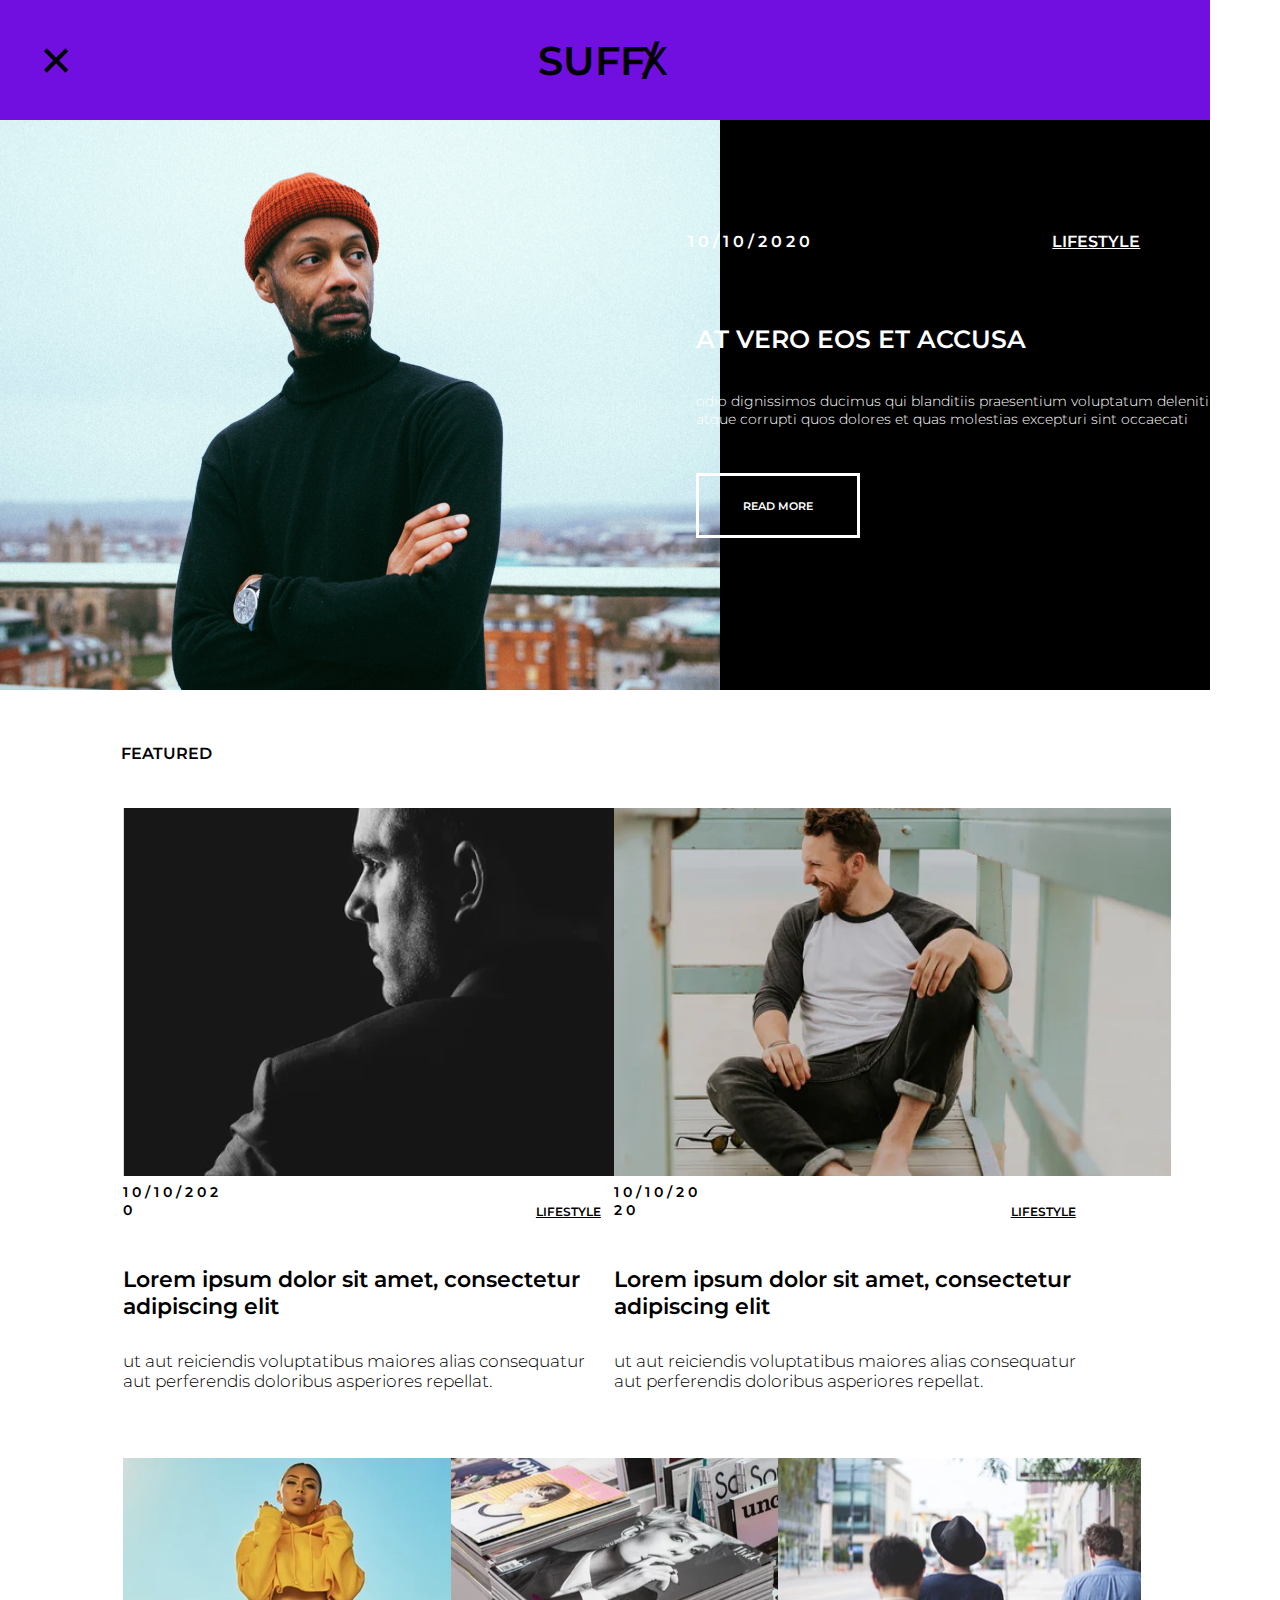
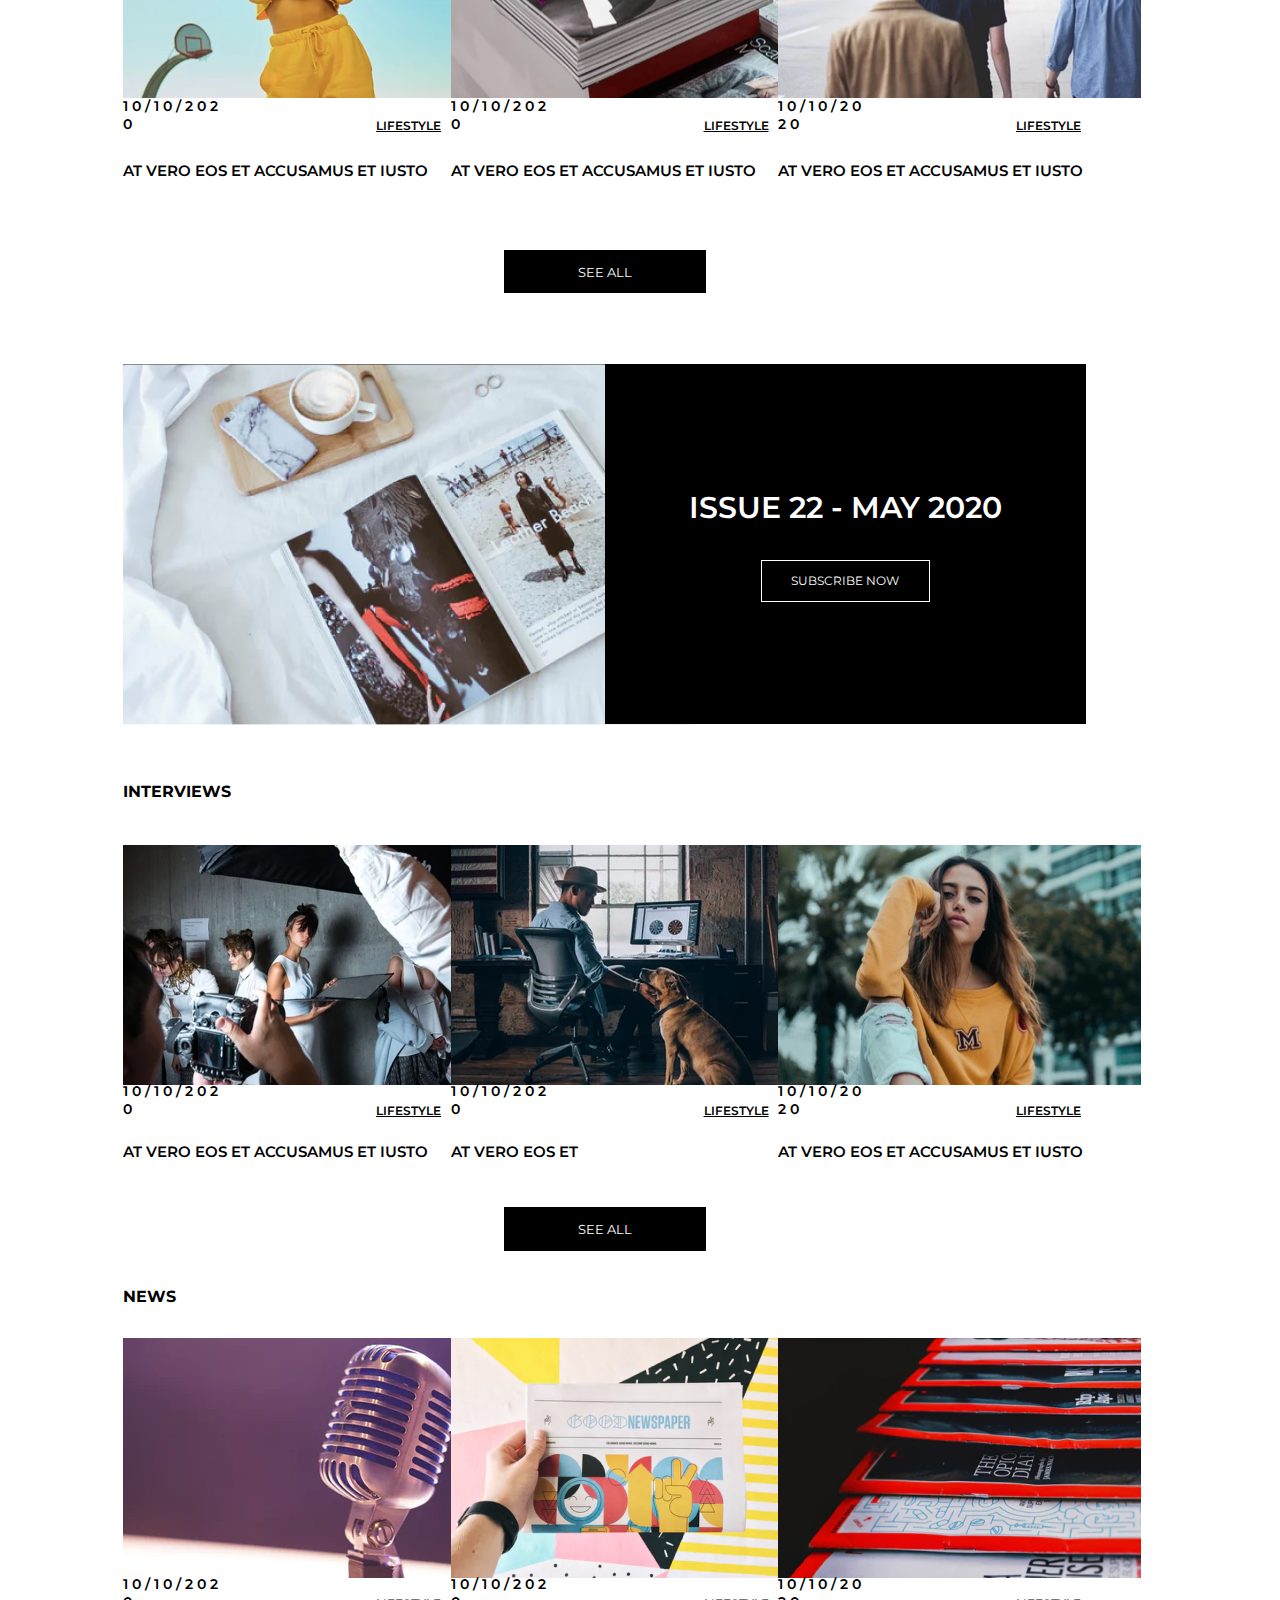
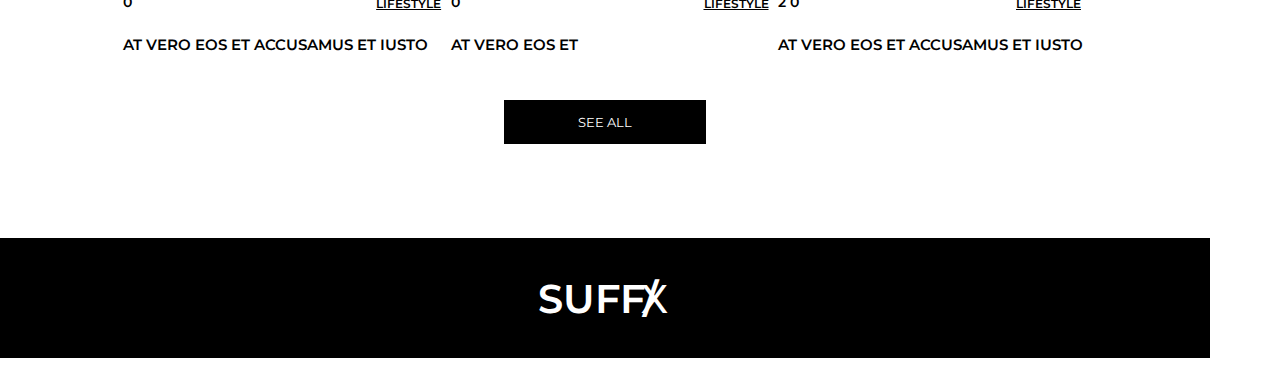
<file: 8/320/index.html>
<!DOCTYPE html>
<html lang="en">
<head>
    <meta charset="UTF-8">
    <meta name="viewport" content="width=device-width, initial-scale=1.0">
    <title>Document</title>
    <link rel="stylesheet" href="style.css">
    <link rel="preconnect" href="https://fonts.googleapis.com">
    <link rel="preconnect" href="https://fonts.gstatic.com" crossorigin>
    <link href="https://fonts.googleapis.com/css2?family=Arsenal:ital,wght@0,700;1,400&display=swap" rel="stylesheet">

    <link rel="preconnect" href="https://fonts.googleapis.com">
    <link rel="preconnect" href="https://fonts.gstatic.com" crossorigin>
    <link href="https://fonts.googleapis.com/css2?family=Montserrat:wght@400;600;900&display=swap" rel="stylesheet">
</head>
<body>
      <div class="block">
            <div class="blockOne">
                  <div class="Seffix">
                        <div class="SeffixLeft">×</div>
                        <div class="SeffixCenter">SUFF/</div>
                        <div class="SeffixRight">X</div>
                  </div>
                  <div class="atVero">
                        <div class="atVeroImg"><img src="1.png" alt=""></div>
                        <div class="atVeroText">
                              <div class="dataLifeStyle">
                                    <div class="data">1 0 / 1 0 / 2 0 2 0</div>
                                    <div class="lifestyle"><u>LIFESTYLE</u></div>
                              </div>
                              <div class="dataLifeStyleEos">AT VERO EOS ET ACCUSA</div>
                              <div class="odio">odio dignissimos ducimus qui blanditiis praesentium voluptatum deleniti atque corrupti quos dolores et quas molestias excepturi sint occaecati</div>
                              <div class="readMore">
                                    <div class="readMoreBox">READ MORE</div>
                              </div>
                        </div>
                  </div>
            </div>
            <div class="featured">FEATURED</div>
            <div class="blockBorder">
                  <div class="blockSmall">
                        <div class="blockTwo">
                              <div class="twoLeft">
                                    <img src="2.1.png" alt="">
                                    <div class="twoDataLifeStyle">
                                          <div class="twoData">1 0 / 1 0 / 2 0 2 0</div>
                                          <div class="twoLifestyle"><u>LIFESTYLE</u></div>
                                    </div>
                                    <div class="twoDataLifeStyleEos">Lorem ipsum dolor sit amet, consectetur adipiscing elit</div>
                                    <div class="twoOdio">ut aut reiciendis voluptatibus maiores alias consequatur aut perferendis doloribus asperiores repellat.</div>       
                              </div>
                              <div class="twoRight">
                                    <img src="2.2.png" alt="">
                                    <div class="twoDataLifeStyle">
                                          <div class="twoData">1 0 / 1 0 / 2 0 2 0</div>
                                          <div class="twoLifestyle"><u>LIFESTYLE</u></div>
                                    </div>
                                    <div class="twoDataLifeStyleEos">Lorem ipsum dolor sit amet, consectetur adipiscing elit</div>
                                    <div class="twoOdio">ut aut reiciendis voluptatibus maiores alias consequatur aut perferendis doloribus asperiores repellat.</div>
                              </div>
                        </div>
                        <div class="blockThree">
                              <div class="threeLeft">
                                    <img src="3.1.png" alt="">
                                    <div class="threeDataLifeStyle">
                                          <div class="threeData">1 0 / 1 0 / 2 0 2 0</div>
                                          <div class="threeLifestyle"><u>LIFESTYLE</u></div>
                                    </div>
                                    <div class="threeDataLifeStyleEos">AT VERO EOS ET ACCUSAMUS ET IUSTO</div>
                              </div>
                              <div class="threeCenter">
                                    <img src="3.2.png" alt="">
                                    <div class="threeDataLifeStyle">
                                          <div class="threeData">1 0 / 1 0 / 2 0 2 0</div>
                                          <div class="threeLifestyle"><u>LIFESTYLE</u></div>
                                    </div>
                                    <div class="threeDataLifeStyleEos">AT VERO EOS ET ACCUSAMUS ET IUSTO</div>
                              </div>
                              <div class="threeRight">
                                    <img src="3.3.png" alt="">
                                    <div class="threeDataLifeStyle">
                                          <div class="threeData">1 0 / 1 0 / 2 0 2 0</div>
                                          <div class="threeLifestyle"><u>LIFESTYLE</u></div>
                                    </div>
                                    <div class="threeDataLifeStyleEos">AT VERO EOS ET ACCUSAMUS ET IUSTO</div>
                              </div>
                        </div>
                        <div class="buttonSeeAll">
                              <div class="seeAll">SEE ALL</div>
                        </div>
                        <div class="blockFour">
                              <div class="fourLeft">
                                    <img src="4.png" alt="">
                              </div>
                              <div class="fourRight">
                                    <div class="fourIssue">ISSUE 22 - MAY 2020</div>
                                    <div class="fourSubscribe">
                                          <div class="butttonSubscribe">SUBSCRIBE NOW</div>
                                    </div>
                              </div>
                        </div>
                        <div class="interviews"><b>INTERVIEWS</b></div>
                        <div class="blockFive">
                              <div class="threeLeft">
                                    <img src="5.1.png" alt="">
                                    <div class="threeDataLifeStyle">
                                          <div class="threeData">1 0 / 1 0 / 2 0 2 0</div>
                                          <div class="threeLifestyle"><u>LIFESTYLE</u></div>
                                    </div>
                                    <div class="threeDataLifeStyleEos">AT VERO EOS ET ACCUSAMUS ET IUSTO</div>
                              </div>
                              <div class="threeCenter">
                                    <img src="5.2.png" alt="">
                                    <div class="threeDataLifeStyle">
                                          <div class="threeData">1 0 / 1 0 / 2 0 2 0</div>
                                          <div class="threeLifestyle"><u>LIFESTYLE</u></div>
                                    </div>
                                    <div class="threeDataLifeStyleEos">AT VERO EOS ET</div>
                              </div>
                              <div class="threeRight">
                                    <img src="5.3.png" alt="">
                                    <div class="threeDataLifeStyle">
                                          <div class="threeData">1 0 / 1 0 / 2 0 2 0</div>
                                          <div class="threeLifestyle"><u>LIFESTYLE</u></div>
                                    </div>
                                    <div class="threeDataLifeStyleEos">AT VERO EOS ET ACCUSAMUS ET IUSTO</div>
                              </div>
                        </div>
                        <div class="buttonSeeAll2">
                              <div class="seeAll2">SEE ALL</div>
                        </div>
                        <div class="news"><b>NEWS</b></div>
                        <div class="blockSix">
                              <div class="threeLeft">
                                    <img src="6.1.jpg" alt="">
                                    <div class="threeDataLifeStyle">
                                          <div class="threeData">1 0 / 1 0 / 2 0 2 0</div>
                                          <div class="threeLifestyle"><u>LIFESTYLE</u></div>
                                    </div>
                                    <div class="threeDataLifeStyleEos">AT VERO EOS ET ACCUSAMUS ET IUSTO</div>
                              </div>
                              <div class="threeCenter">
                                    <img src="6.2.jpg" alt="">
                                    <div class="threeDataLifeStyle">
                                          <div class="threeData">1 0 / 1 0 / 2 0 2 0</div>
                                          <div class="threeLifestyle"><u>LIFESTYLE</u></div>
                                    </div>
                                    <div class="threeDataLifeStyleEos">AT VERO EOS ET</div>
                              </div>
                              <div class="threeRight">
                                    <img src="6.3.jpg" alt="">
                                    <div class="threeDataLifeStyle">
                                          <div class="threeData">1 0 / 1 0 / 2 0 2 0</div>
                                          <div class="threeLifestyle"><u>LIFESTYLE</u></div>
                                    </div>
                                    <div class="threeDataLifeStyleEos">AT VERO EOS ET ACCUSAMUS ET IUSTO</div>
                              </div>
                        </div>
                        <div class="buttonSeeAll2">
                              <div class="seeAll2">SEE ALL</div>
                        </div>
                  </div>
            </div>
            <div class="blockBlack">
                  <div class="Seffix2">
                        <div class="SeffixLeft"></div>
                        <div class="SeffixCenter">SUFF/</div>
                        <div class="SeffixRight">X</div>
                  </div>
            </div>
      </div>
</body>
</html>
</file>
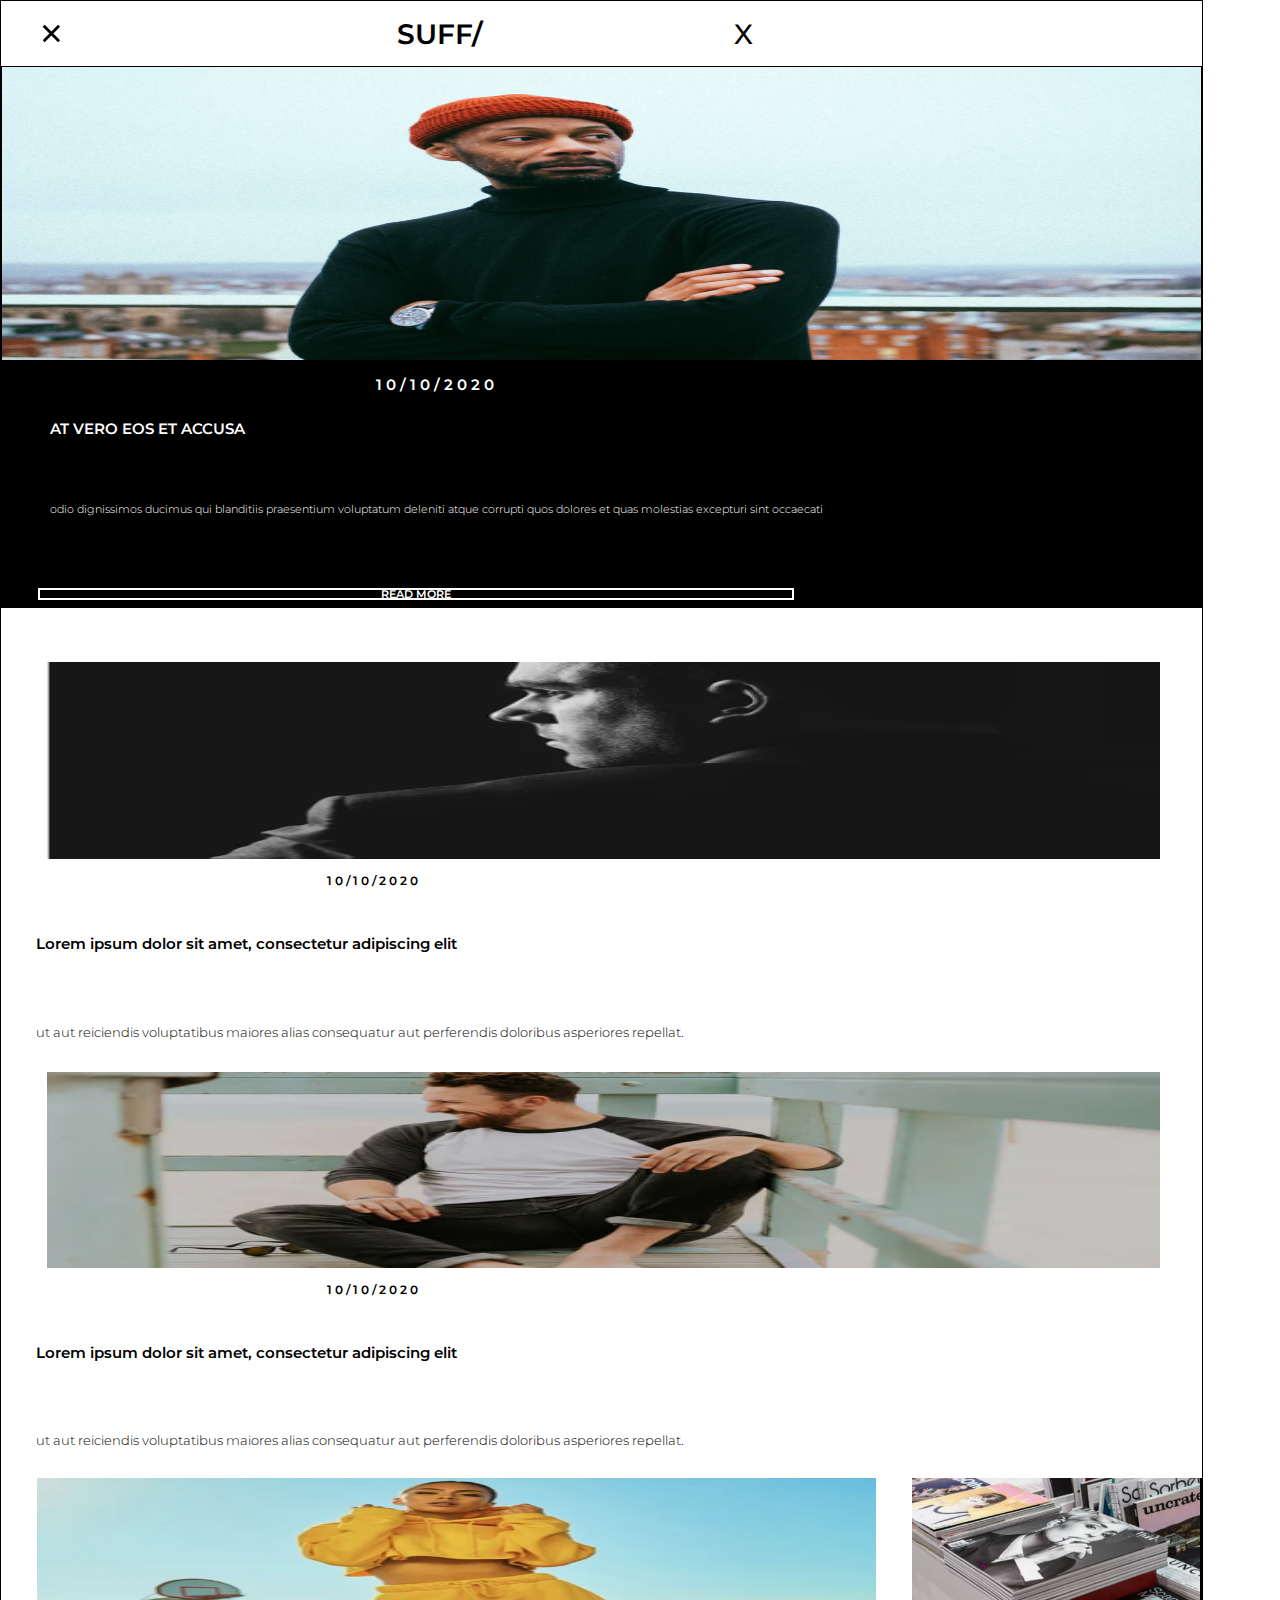
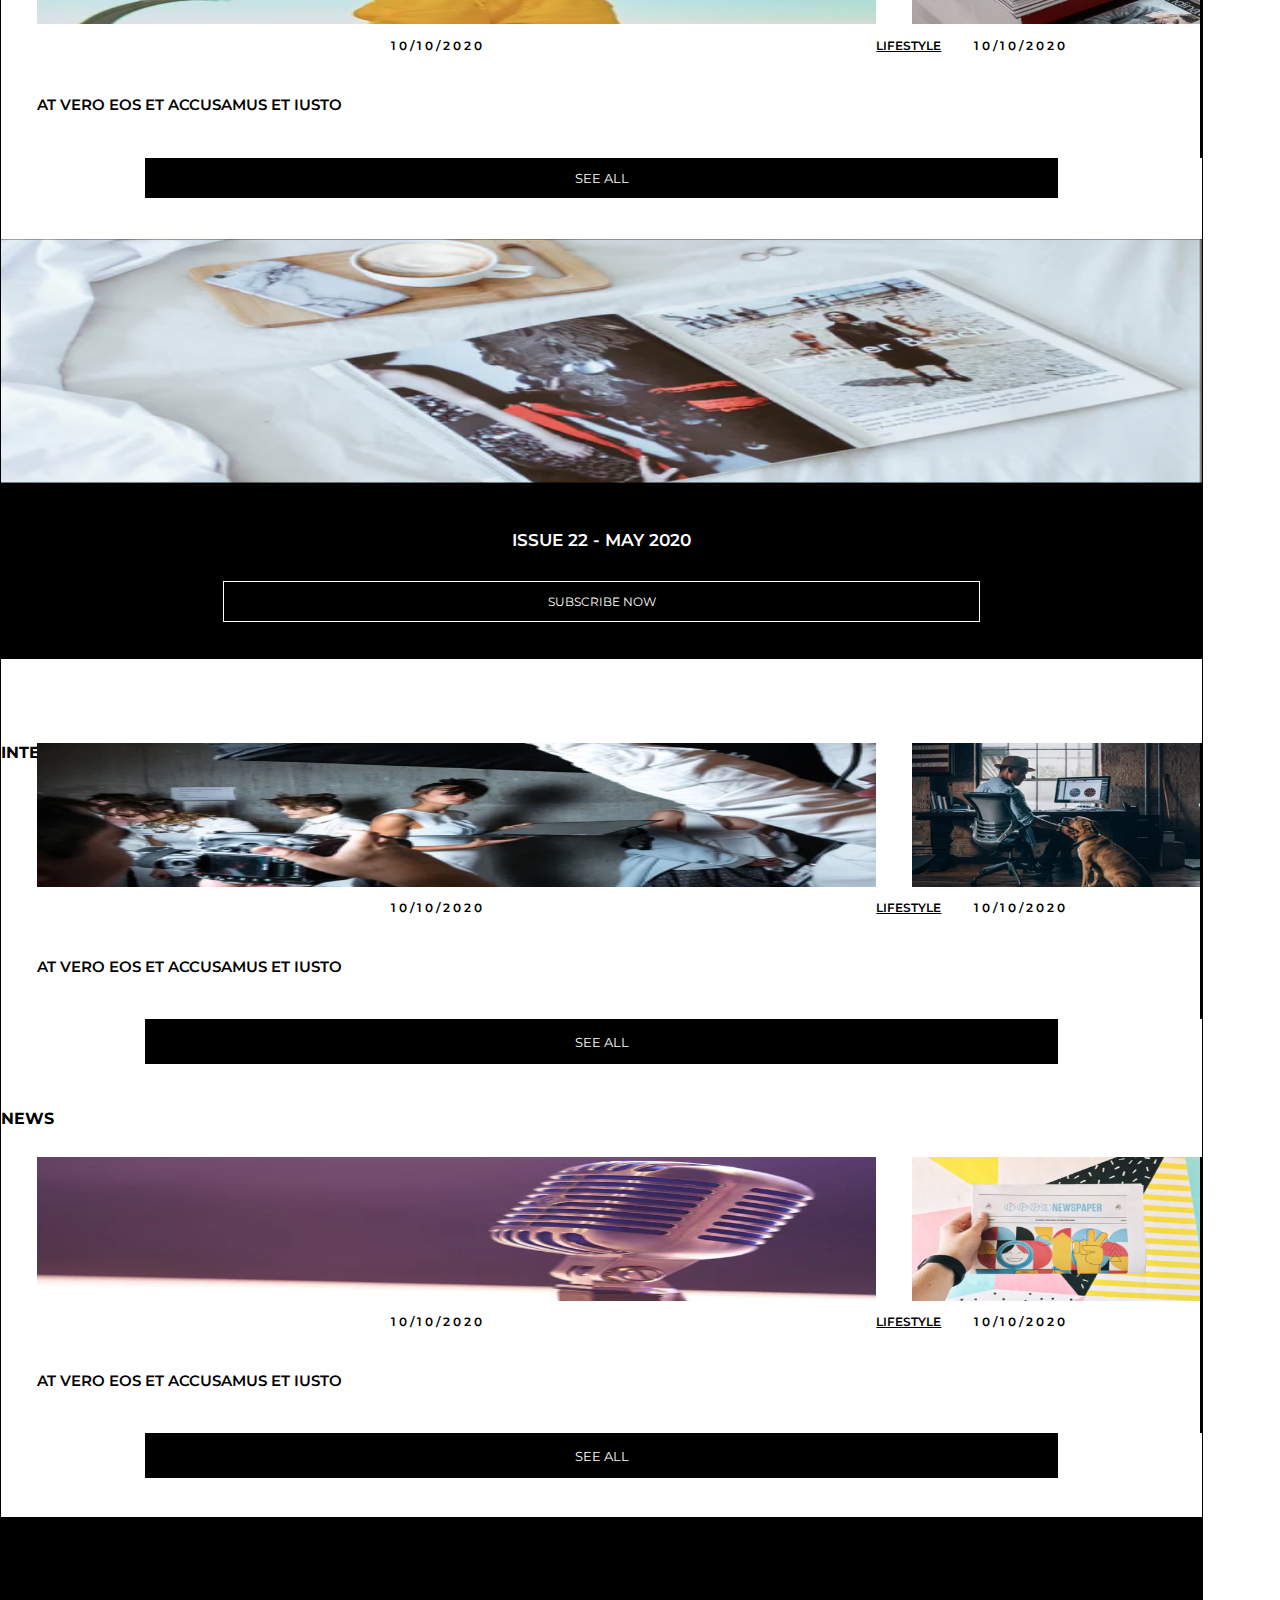
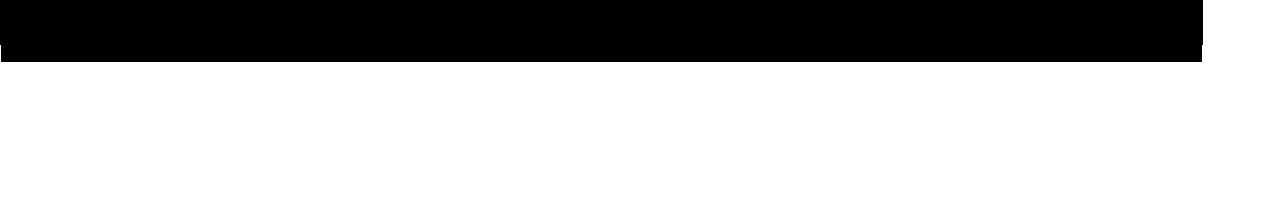
<file: 8/320/index4.html>
<!DOCTYPE html>
<html lang="en">
<head>
    <meta charset="UTF-8">
    <meta name="viewport" content="width=device-width, initial-scale=1.0">
    <title>Document</title>
    <link rel="stylesheet" href="style4.css">
    <link rel="preconnect" href="https://fonts.googleapis.com">
    <link rel="preconnect" href="https://fonts.gstatic.com" crossorigin>
    <link href="https://fonts.googleapis.com/css2?family=Arsenal:ital,wght@0,700;1,400&display=swap" rel="stylesheet">

    <link rel="preconnect" href="https://fonts.googleapis.com">
    <link rel="preconnect" href="https://fonts.gstatic.com" crossorigin>
    <link href="https://fonts.googleapis.com/css2?family=Montserrat:wght@400;600;900&display=swap" rel="stylesheet">
</head>
<body>
      <div class="block">
            <div class="blockOne">
                  <div class="Seffix">
                        <div class="SeffixLeft">×</div>
                        <div class="SeffixCenter">SUFF/</div>
                        <div class="SeffixRight">X</div>
                  </div>
                  <div class="atVero">
                        <div class="atVeroImg"><img src="1.png" alt=""></div>
                        <div class="atVeroText">
                              <div class="dataLifeStyle">
                                    <div class="data">1 0 / 1 0 / 2 0 2 0</div>
                                    <div class="lifestyle"><u>LIFESTYLE</u></div>
                              </div>
                              <div class="dataLifeStyleEos">AT VERO EOS ET ACCUSA</div>
                              <div class="odio">odio dignissimos ducimus qui blanditiis praesentium voluptatum deleniti atque corrupti quos dolores et quas molestias excepturi sint occaecati</div>
                              <div class="readMore">
                                    <div class="readMoreBox">READ MORE</div>
                              </div>
                        </div>
                  </div>
            </div>
            <div class="featured">FEATURED</div>
            <div class="blockBorder">
                  <div class="blockSmall">
                        <div class="blockTwo">
                              <div class="twoLeft">
                                    <img src="2.1.png" alt="">
                                    <div class="twoDataLifeStyle">
                                          <div class="twoData">1 0 / 1 0 / 2 0 2 0</div>
                                          <div class="twoLifestyle"><u>LIFESTYLE</u></div>
                                    </div>
                                    <div class="twoDataLifeStyleEos">Lorem ipsum dolor sit amet, consectetur adipiscing elit</div>
                                    <div class="twoOdio">ut aut reiciendis voluptatibus maiores alias consequatur aut perferendis doloribus asperiores repellat.</div>       
                              </div>
                              <div class="twoRight">
                                    <img src="2.2.png" alt="">
                                    <div class="twoDataLifeStyle">
                                          <div class="twoData">1 0 / 1 0 / 2 0 2 0</div>
                                          <div class="twoLifestyle"><u>LIFESTYLE</u></div>
                                    </div>
                                    <div class="twoDataLifeStyleEos">Lorem ipsum dolor sit amet, consectetur adipiscing elit</div>
                                    <div class="twoOdio">ut aut reiciendis voluptatibus maiores alias consequatur aut perferendis doloribus asperiores repellat.</div>
                              </div>
                        </div>
                        <div class="blockThree">
                              <div class="threeLeft">
                                    <img src="3.1.png" alt="">
                                    <div class="threeDataLifeStyle">
                                          <div class="threeData">1 0 / 1 0 / 2 0 2 0</div>
                                          <div class="threeLifestyle"><u>LIFESTYLE</u></div>
                                    </div>
                                    <div class="threeDataLifeStyleEos">AT VERO EOS ET ACCUSAMUS ET IUSTO</div>
                              </div>
                              <div class="threeCenter">
                                    <img src="3.2.png" alt="">
                                    <div class="threeDataLifeStyle">
                                          <div class="threeData">1 0 / 1 0 / 2 0 2 0</div>
                                          <div class="threeLifestyle"><u>LIFESTYLE</u></div>
                                    </div>
                                    <div class="threeDataLifeStyleEos">AT VERO EOS ET ACCUSAMUS ET IUSTO</div>
                              </div>
                              <div class="threeRight">
                                    <img src="3.3.png" alt="">
                                    <div class="threeDataLifeStyle">
                                          <div class="threeData">1 0 / 1 0 / 2 0 2 0</div>
                                          <div class="threeLifestyle"><u>LIFESTYLE</u></div>
                                    </div>
                                    <div class="threeDataLifeStyleEos">AT VERO EOS ET ACCUSAMUS ET IUSTO</div>
                              </div>
                        </div>
                        <div class="buttonSeeAll">
                              <div class="seeAll">SEE ALL</div>
                        </div>
                        <div class="blockFour">
                              <div class="fourLeft">
                                    <img src="4.png" alt="">
                              </div>
                              <div class="fourRight">
                                    <div class="fourIssue">ISSUE 22 - MAY 2020</div>
                                    <div class="fourSubscribe">
                                          <div class="butttonSubscribe">SUBSCRIBE NOW</div>
                                    </div>
                              </div>
                        </div>
                        <div class="interviews"><b>INTERVIEWS</b></div>
                        <div class="blockFive">
                              <div class="threeLeft">
                                    <img src="5.1.png" alt="">
                                    <div class="threeDataLifeStyle">
                                          <div class="threeData">1 0 / 1 0 / 2 0 2 0</div>
                                          <div class="threeLifestyle"><u>LIFESTYLE</u></div>
                                    </div>
                                    <div class="threeDataLifeStyleEos">AT VERO EOS ET ACCUSAMUS ET IUSTO</div>
                              </div>
                              <div class="threeCenter">
                                    <img src="5.2.png" alt="">
                                    <div class="threeDataLifeStyle">
                                          <div class="threeData">1 0 / 1 0 / 2 0 2 0</div>
                                          <div class="threeLifestyle"><u>LIFESTYLE</u></div>
                                    </div>
                                    <div class="threeDataLifeStyleEos">AT VERO EOS ET</div>
                              </div>
                              <div class="threeRight">
                                    <img src="5.3.png" alt="">
                                    <div class="threeDataLifeStyle">
                                          <div class="threeData">1 0 / 1 0 / 2 0 2 0</div>
                                          <div class="threeLifestyle"><u>LIFESTYLE</u></div>
                                    </div>
                                    <div class="threeDataLifeStyleEos">AT VERO EOS ET ACCUSAMUS ET IUSTO</div>
                              </div>
                        </div>
                        <div class="buttonSeeAll2">
                              <div class="seeAll2">SEE ALL</div>
                        </div>
                        <div class="news"><b>NEWS</b></div>
                        <div class="blockSix">
                              <div class="threeLeft">
                                    <img src="6.1.jpg" alt="">
                                    <div class="threeDataLifeStyle">
                                          <div class="threeData">1 0 / 1 0 / 2 0 2 0</div>
                                          <div class="threeLifestyle"><u>LIFESTYLE</u></div>
                                    </div>
                                    <div class="threeDataLifeStyleEos">AT VERO EOS ET ACCUSAMUS ET IUSTO</div>
                              </div>
                              <div class="threeCenter">
                                    <img src="6.2.jpg" alt="">
                                    <div class="threeDataLifeStyle">
                                          <div class="threeData">1 0 / 1 0 / 2 0 2 0</div>
                                          <div class="threeLifestyle"><u>LIFESTYLE</u></div>
                                    </div>
                                    <div class="threeDataLifeStyleEos">AT VERO EOS ET</div>
                              </div>
                              <div class="threeRight">
                                    <img src="6.3.jpg" alt="">
                                    <div class="threeDataLifeStyle">
                                          <div class="threeData">1 0 / 1 0 / 2 0 2 0</div>
                                          <div class="threeLifestyle"><u>LIFESTYLE</u></div>
                                    </div>
                                    <div class="threeDataLifeStyleEos">AT VERO EOS ET ACCUSAMUS ET IUSTO</div>
                              </div>
                        </div>
                        <div class="buttonSeeAll2">
                              <div class="seeAll2">SEE ALL</div>
                        </div>
                  </div>
            </div>
            <div class="blockBlack">
                  <div class="Seffix2">
                        <div class="SeffixLeft"></div>
                        <div class="SeffixCenter">SUFF/</div>
                        <div class="SeffixRight">X</div>
                  </div>
            </div>
      </div>
</body>
</html>
</file>
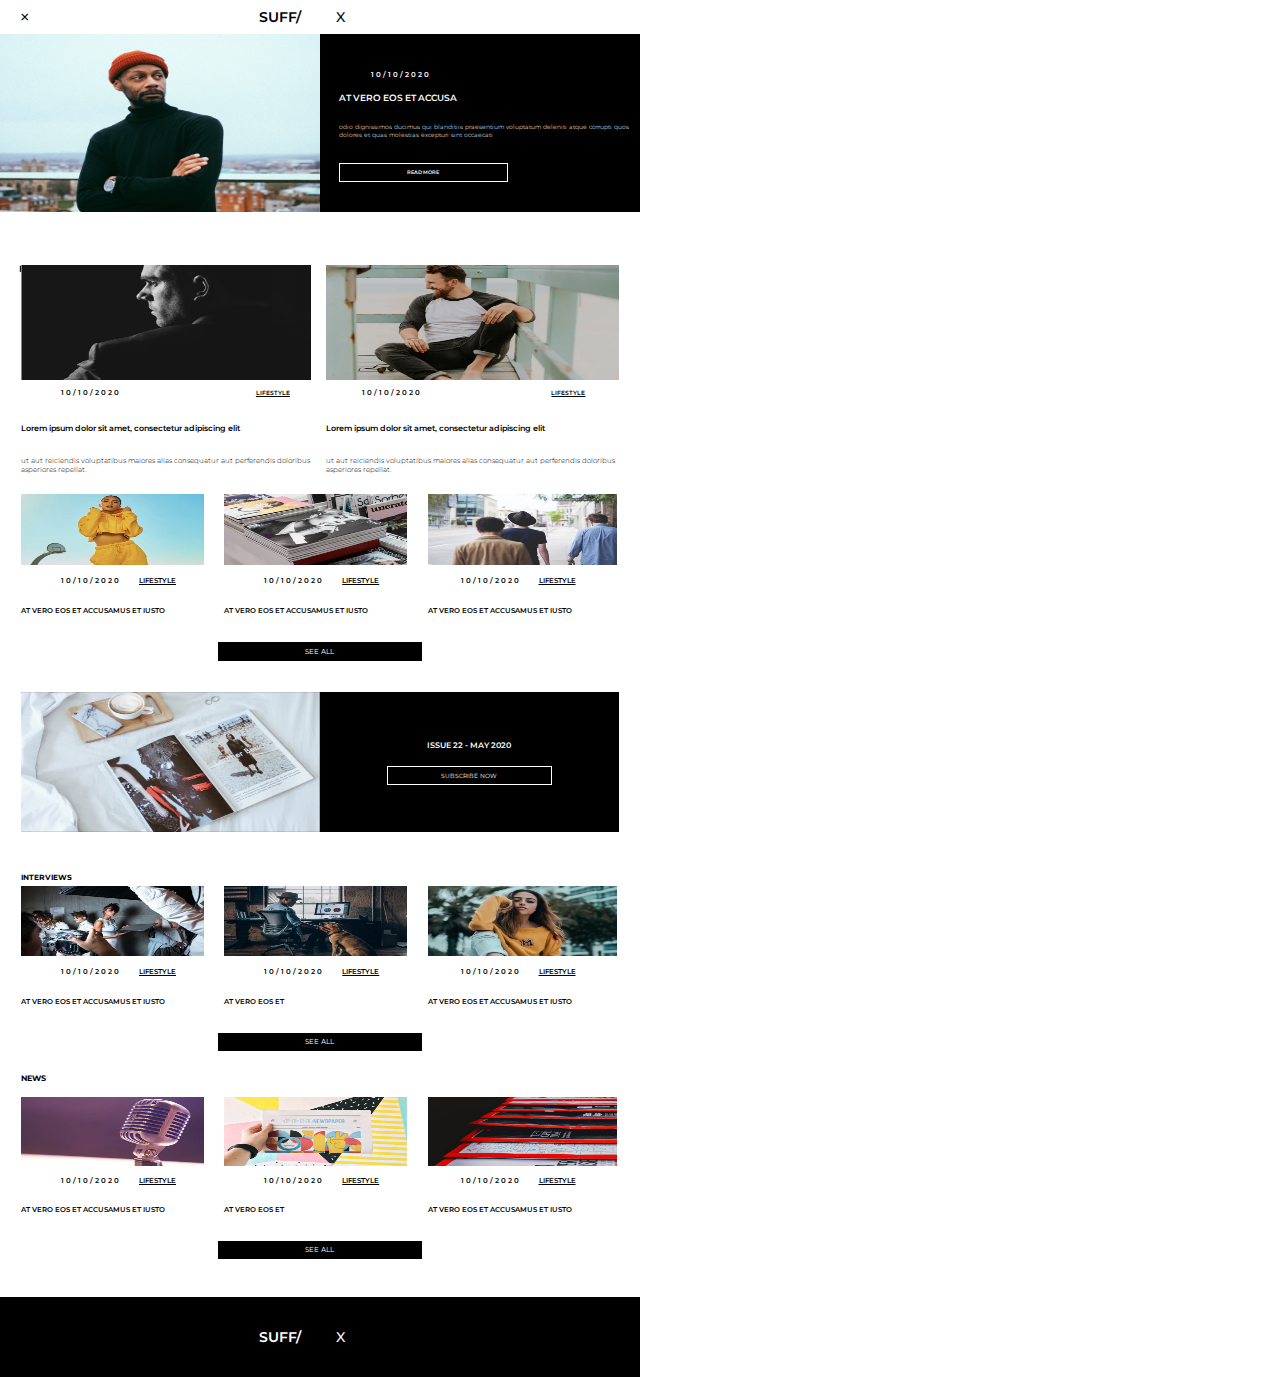
<file: 8/768/index3.html>
<!DOCTYPE html>
<html lang="en">
<head>
    <meta charset="UTF-8">
    <meta name="viewport" content="width=device-width, initial-scale=1.0">
    <title>Document</title>
    <link rel="stylesheet" href="style3.css">
    <link rel="preconnect" href="https://fonts.googleapis.com">
    <link rel="preconnect" href="https://fonts.gstatic.com" crossorigin>
    <link href="https://fonts.googleapis.com/css2?family=Arsenal:ital,wght@0,700;1,400&display=swap" rel="stylesheet">

    <link rel="preconnect" href="https://fonts.googleapis.com">
    <link rel="preconnect" href="https://fonts.gstatic.com" crossorigin>
    <link href="https://fonts.googleapis.com/css2?family=Montserrat:wght@400;600;900&display=swap" rel="stylesheet">
</head>
<body>
      <div class="block">
            <div class="blockOne">
                  <div class="Seffix">
                        <div class="SeffixLeft">×</div>
                        <div class="SeffixCenter">SUFF/</div>
                        <div class="SeffixRight">X</div>
                  </div>
                  <div class="atVero">
                        <div class="atVeroImg"><img src="1.png" alt=""></div>
                        <div class="atVeroText">
                              <div class="dataLifeStyle">
                                    <div class="data">1 0 / 1 0 / 2 0 2 0</div>
                                    <div class="lifestyle"><u>LIFESTYLE</u></div>
                              </div>
                              <div class="dataLifeStyleEos">AT VERO EOS ET ACCUSA</div>
                              <div class="odio">odio dignissimos ducimus qui blanditiis praesentium voluptatum deleniti atque corrupti quos dolores et quas molestias excepturi sint occaecati</div>
                              <div class="readMore">
                                    <div class="readMoreBox">READ MORE</div>
                              </div>
                        </div>
                  </div>
            </div>
            <div class="featured">FEATURED</div>
            <div class="blockBorder">
                  <div class="blockSmall">
                        <div class="blockTwo">
                              <div class="twoLeft">
                                    <img src="2.1.png" alt="">
                                    <div class="twoDataLifeStyle">
                                          <div class="twoData">1 0 / 1 0 / 2 0 2 0</div>
                                          <div class="twoLifestyle"><u>LIFESTYLE</u></div>
                                    </div>
                                    <div class="twoDataLifeStyleEos">Lorem ipsum dolor sit amet, consectetur adipiscing elit</div>
                                    <div class="twoOdio">ut aut reiciendis voluptatibus maiores alias consequatur aut perferendis doloribus asperiores repellat.</div>       
                              </div>
                              <div class="twoRight">
                                    <img src="2.2.png" alt="">
                                    <div class="twoDataLifeStyle">
                                          <div class="twoData">1 0 / 1 0 / 2 0 2 0</div>
                                          <div class="twoLifestyle"><u>LIFESTYLE</u></div>
                                    </div>
                                    <div class="twoDataLifeStyleEos">Lorem ipsum dolor sit amet, consectetur adipiscing elit</div>
                                    <div class="twoOdio">ut aut reiciendis voluptatibus maiores alias consequatur aut perferendis doloribus asperiores repellat.</div>
                              </div>
                        </div>
                        <div class="blockThree">
                              <div class="threeLeft">
                                    <img src="3.1.png" alt="">
                                    <div class="threeDataLifeStyle">
                                          <div class="threeData">1 0 / 1 0 / 2 0 2 0</div>
                                          <div class="threeLifestyle"><u>LIFESTYLE</u></div>
                                    </div>
                                    <div class="threeDataLifeStyleEos">AT VERO EOS ET ACCUSAMUS ET IUSTO</div>
                              </div>
                              <div class="threeCenter">
                                    <img src="3.2.png" alt="">
                                    <div class="threeDataLifeStyle">
                                          <div class="threeData">1 0 / 1 0 / 2 0 2 0</div>
                                          <div class="threeLifestyle"><u>LIFESTYLE</u></div>
                                    </div>
                                    <div class="threeDataLifeStyleEos">AT VERO EOS ET ACCUSAMUS ET IUSTO</div>
                              </div>
                              <div class="threeRight">
                                    <img src="3.3.png" alt="">
                                    <div class="threeDataLifeStyle">
                                          <div class="threeData">1 0 / 1 0 / 2 0 2 0</div>
                                          <div class="threeLifestyle"><u>LIFESTYLE</u></div>
                                    </div>
                                    <div class="threeDataLifeStyleEos">AT VERO EOS ET ACCUSAMUS ET IUSTO</div>
                              </div>
                        </div>
                        <div class="buttonSeeAll">
                              <div class="seeAll">SEE ALL</div>
                        </div>
                        <div class="blockFour">
                              <div class="fourLeft">
                                    <img src="4.png" alt="">
                              </div>
                              <div class="fourRight">
                                    <div class="fourIssue">ISSUE 22 - MAY 2020</div>
                                    <div class="fourSubscribe">
                                          <div class="butttonSubscribe">SUBSCRIBE NOW</div>
                                    </div>
                              </div>
                        </div>
                        <div class="interviews"><b>INTERVIEWS</b></div>
                        <div class="blockFive">
                              <div class="threeLeft">
                                    <img src="5.1.png" alt="">
                                    <div class="threeDataLifeStyle">
                                          <div class="threeData">1 0 / 1 0 / 2 0 2 0</div>
                                          <div class="threeLifestyle"><u>LIFESTYLE</u></div>
                                    </div>
                                    <div class="threeDataLifeStyleEos">AT VERO EOS ET ACCUSAMUS ET IUSTO</div>
                              </div>
                              <div class="threeCenter">
                                    <img src="5.2.png" alt="">
                                    <div class="threeDataLifeStyle">
                                          <div class="threeData">1 0 / 1 0 / 2 0 2 0</div>
                                          <div class="threeLifestyle"><u>LIFESTYLE</u></div>
                                    </div>
                                    <div class="threeDataLifeStyleEos">AT VERO EOS ET</div>
                              </div>
                              <div class="threeRight">
                                    <img src="5.3.png" alt="">
                                    <div class="threeDataLifeStyle">
                                          <div class="threeData">1 0 / 1 0 / 2 0 2 0</div>
                                          <div class="threeLifestyle"><u>LIFESTYLE</u></div>
                                    </div>
                                    <div class="threeDataLifeStyleEos">AT VERO EOS ET ACCUSAMUS ET IUSTO</div>
                              </div>
                        </div>
                        <div class="buttonSeeAll2">
                              <div class="seeAll2">SEE ALL</div>
                        </div>
                        <div class="news"><b>NEWS</b></div>
                        <div class="blockSix">
                              <div class="threeLeft">
                                    <img src="6.1.jpg" alt="">
                                    <div class="threeDataLifeStyle">
                                          <div class="threeData">1 0 / 1 0 / 2 0 2 0</div>
                                          <div class="threeLifestyle"><u>LIFESTYLE</u></div>
                                    </div>
                                    <div class="threeDataLifeStyleEos">AT VERO EOS ET ACCUSAMUS ET IUSTO</div>
                              </div>
                              <div class="threeCenter">
                                    <img src="6.2.jpg" alt="">
                                    <div class="threeDataLifeStyle">
                                          <div class="threeData">1 0 / 1 0 / 2 0 2 0</div>
                                          <div class="threeLifestyle"><u>LIFESTYLE</u></div>
                                    </div>
                                    <div class="threeDataLifeStyleEos">AT VERO EOS ET</div>
                              </div>
                              <div class="threeRight">
                                    <img src="6.3.jpg" alt="">
                                    <div class="threeDataLifeStyle">
                                          <div class="threeData">1 0 / 1 0 / 2 0 2 0</div>
                                          <div class="threeLifestyle"><u>LIFESTYLE</u></div>
                                    </div>
                                    <div class="threeDataLifeStyleEos">AT VERO EOS ET ACCUSAMUS ET IUSTO</div>
                              </div>
                        </div>
                        <div class="buttonSeeAll2">
                              <div class="seeAll2">SEE ALL</div>
                        </div>
                  </div>
            </div>
            <div class="blockBlack">
                  <div class="Seffix2">
                        <div class="SeffixLeft"></div>
                        <div class="SeffixCenter">SUFF/</div>
                        <div class="SeffixRight">X</div>
                  </div>
            </div>
      </div>
</body>
</html>
</file>
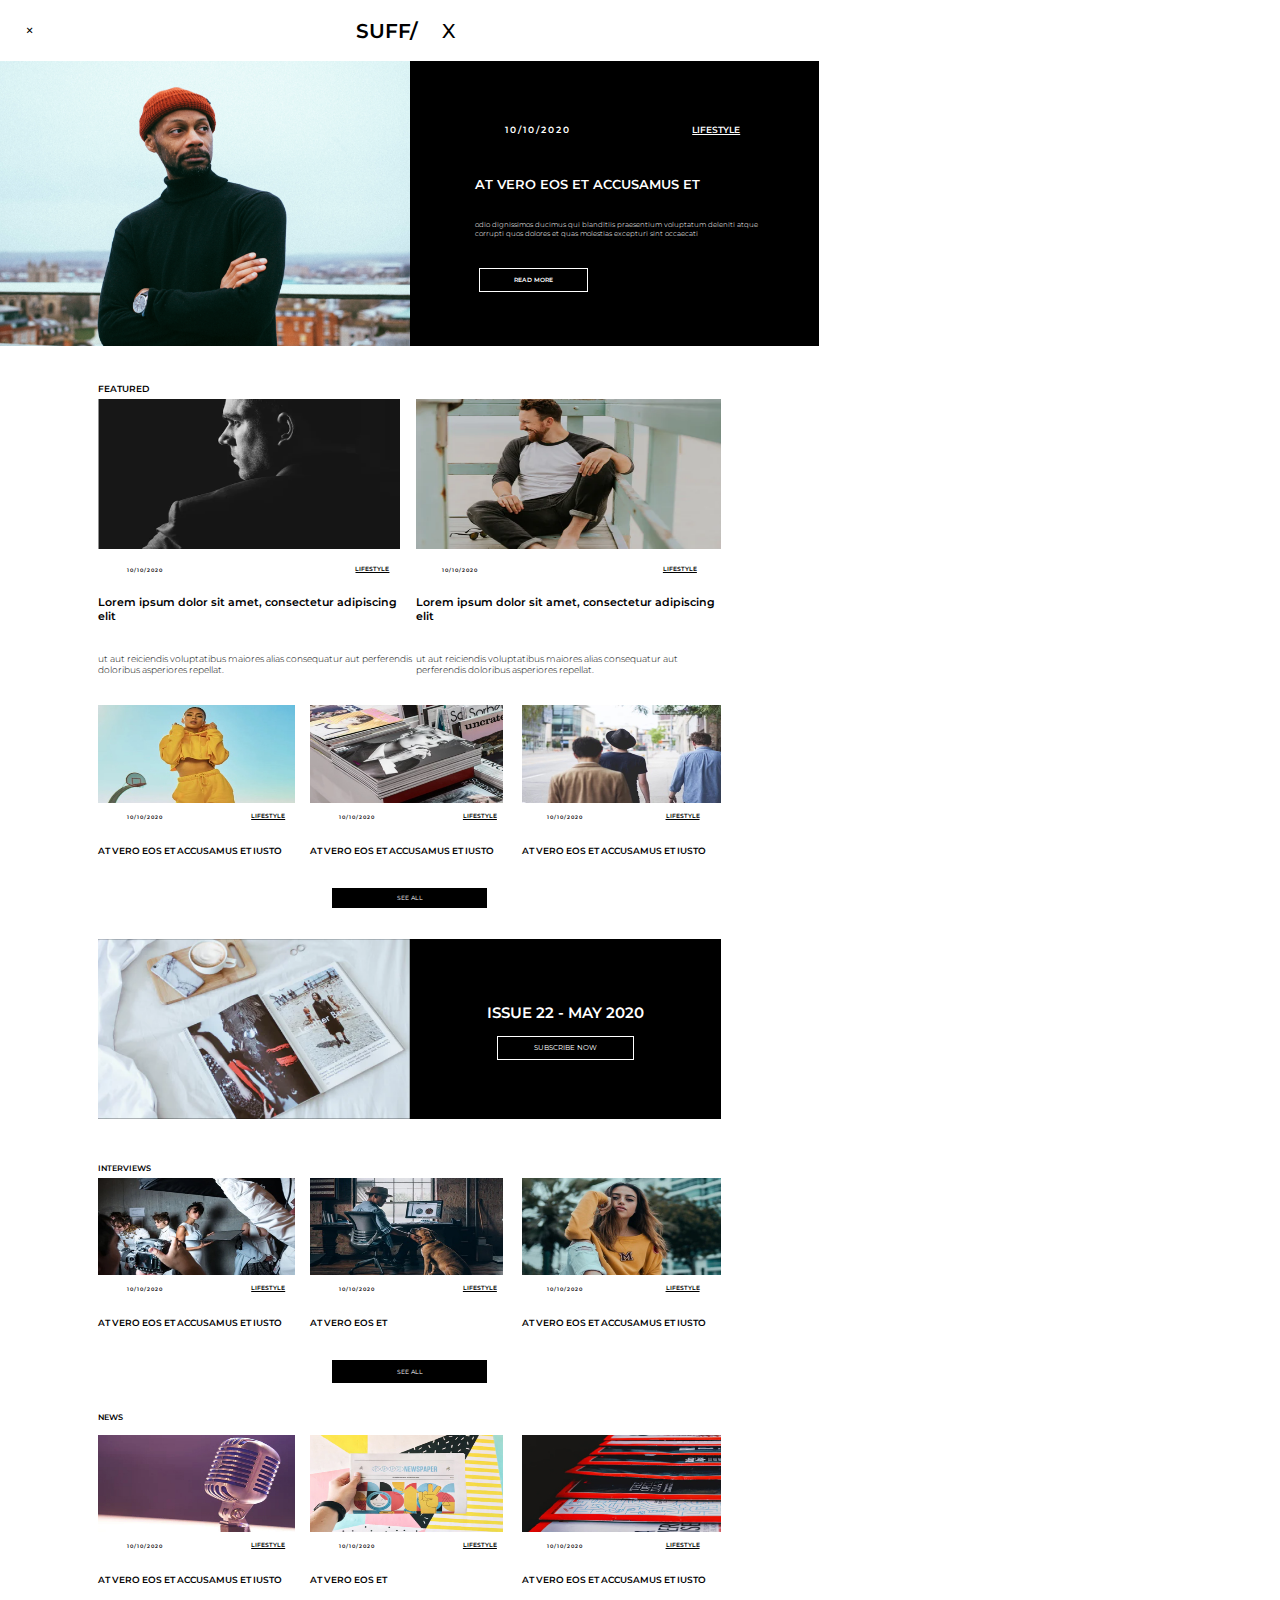
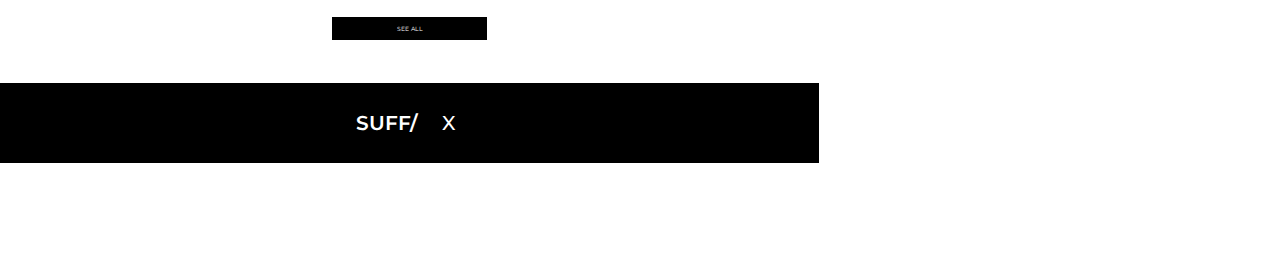
<file: 8/970/index2.html>
<!DOCTYPE html>
<html lang="en">
<head>
    <meta charset="UTF-8">
    <meta name="viewport" content="width=device-width, initial-scale=1.0">
    <title>Document</title>
    <link rel="stylesheet" href="style2.css">
    <link rel="preconnect" href="https://fonts.googleapis.com">
    <link rel="preconnect" href="https://fonts.gstatic.com" crossorigin>
    <link href="https://fonts.googleapis.com/css2?family=Arsenal:ital,wght@0,700;1,400&display=swap" rel="stylesheet">

    <link rel="preconnect" href="https://fonts.googleapis.com">
    <link rel="preconnect" href="https://fonts.gstatic.com" crossorigin>
    <link href="https://fonts.googleapis.com/css2?family=Montserrat:wght@400;600;900&display=swap" rel="stylesheet">
</head>
<body>
      <div class="block">
            <div class="blockOne">
                  <div class="Seffix">
                        <div class="SeffixLeft">×</div>
                        <div class="SeffixCenter">SUFF/</div>
                        <div class="SeffixRight">X</div>
                  </div>
                  <div class="atVero">
                        <div class="atVeroImg"><img src="1.png" alt=""></div>
                        <div class="atVeroText">
                              <div class="dataLifeStyle">
                                    <div class="data">1 0 / 1 0 / 2 0 2 0</div>
                                    <div class="lifestyle"><u>LIFESTYLE</u></div>
                              </div>
                              <div class="dataLifeStyleEos">AT VERO EOS ET ACCUSAMUS ET</div>
                              <div class="odio">odio dignissimos ducimus qui blanditiis praesentium voluptatum deleniti atque corrupti quos dolores et quas molestias excepturi sint occaecati</div>
                              <div class="readMore">
                                    <div class="readMoreBox">READ MORE</div>
                              </div>
                        </div>
                  </div>
            </div>
            <div class="featured">FEATURED</div>
            <div class="blockBorder">
                  <div class="blockSmall">
                        <div class="blockTwo">
                              <div class="twoLeft">
                                    <img src="2.1.png" alt="">
                                    <div class="twoDataLifeStyle">
                                          <div class="twoData">1 0 / 1 0 / 2 0 2 0</div>
                                          <div class="twoLifestyle"><u>LIFESTYLE</u></div>
                                    </div>
                                    <div class="twoDataLifeStyleEos">Lorem ipsum dolor sit amet, consectetur adipiscing elit</div>
                                    <div class="twoOdio">ut aut reiciendis voluptatibus maiores alias consequatur aut perferendis doloribus asperiores repellat.</div>       
                              </div>
                              <div class="twoRight">
                                    <img src="2.2.png" alt="">
                                    <div class="twoDataLifeStyle">
                                          <div class="twoData">1 0 / 1 0 / 2 0 2 0</div>
                                          <div class="twoLifestyle"><u>LIFESTYLE</u></div>
                                    </div>
                                    <div class="twoDataLifeStyleEos">Lorem ipsum dolor sit amet, consectetur adipiscing elit</div>
                                    <div class="twoOdio">ut aut reiciendis voluptatibus maiores alias consequatur aut perferendis doloribus asperiores repellat.</div>
                              </div>
                        </div>
                        <div class="blockThree">
                              <div class="threeLeft">
                                    <img src="3.1.png" alt="">
                                    <div class="threeDataLifeStyle">
                                          <div class="threeData">1 0 / 1 0 / 2 0 2 0</div>
                                          <div class="threeLifestyle"><u>LIFESTYLE</u></div>
                                    </div>
                                    <div class="threeDataLifeStyleEos">AT VERO EOS ET ACCUSAMUS ET IUSTO</div>
                              </div>
                              <div class="threeCenter">
                                    <img src="3.2.png" alt="">
                                    <div class="threeDataLifeStyle">
                                          <div class="threeData">1 0 / 1 0 / 2 0 2 0</div>
                                          <div class="threeLifestyle"><u>LIFESTYLE</u></div>
                                    </div>
                                    <div class="threeDataLifeStyleEos">AT VERO EOS ET ACCUSAMUS ET IUSTO</div>
                              </div>
                              <div class="threeRight">
                                    <img src="3.3.png" alt="">
                                    <div class="threeDataLifeStyle">
                                          <div class="threeData">1 0 / 1 0 / 2 0 2 0</div>
                                          <div class="threeLifestyle"><u>LIFESTYLE</u></div>
                                    </div>
                                    <div class="threeDataLifeStyleEos">AT VERO EOS ET ACCUSAMUS ET IUSTO</div>
                              </div>
                        </div>
                        <div class="buttonSeeAll">
                              <div class="seeAll">SEE ALL</div>
                        </div>
                        <div class="blockFour">
                              <div class="fourLeft">
                                    <img src="4.png" alt="">
                              </div>
                              <div class="fourRight">
                                    <div class="fourIssue">ISSUE 22 - MAY 2020</div>
                                    <div class="fourSubscribe">
                                          <div class="butttonSubscribe">SUBSCRIBE NOW</div>
                                    </div>
                              </div>
                        </div>
                        <div class="interviews">INTERVIEWS</div>
                        <div class="blockFive">
                              <div class="threeLeft">
                                    <img src="5.1.png" alt="">
                                    <div class="threeDataLifeStyle">
                                          <div class="threeData">1 0 / 1 0 / 2 0 2 0</div>
                                          <div class="threeLifestyle"><u>LIFESTYLE</u></div>
                                    </div>
                                    <div class="threeDataLifeStyleEos">AT VERO EOS ET ACCUSAMUS ET IUSTO</div>
                              </div>
                              <div class="threeCenter">
                                    <img src="5.2.png" alt="">
                                    <div class="threeDataLifeStyle">
                                          <div class="threeData">1 0 / 1 0 / 2 0 2 0</div>
                                          <div class="threeLifestyle"><u>LIFESTYLE</u></div>
                                    </div>
                                    <div class="threeDataLifeStyleEos">AT VERO EOS ET</div>
                              </div>
                              <div class="threeRight">
                                    <img src="5.3.png" alt="">
                                    <div class="threeDataLifeStyle">
                                          <div class="threeData">1 0 / 1 0 / 2 0 2 0</div>
                                          <div class="threeLifestyle"><u>LIFESTYLE</u></div>
                                    </div>
                                    <div class="threeDataLifeStyleEos">AT VERO EOS ET ACCUSAMUS ET IUSTO</div>
                              </div>
                        </div>
                        <div class="buttonSeeAll2">
                              <div class="seeAll2">SEE ALL</div>
                        </div>
                        <div class="news">NEWS</div>
                        <div class="blockSix">
                              <div class="threeLeft">
                                    <img src="6.1.jpg" alt="">
                                    <div class="threeDataLifeStyle">
                                          <div class="threeData">1 0 / 1 0 / 2 0 2 0</div>
                                          <div class="threeLifestyle"><u>LIFESTYLE</u></div>
                                    </div>
                                    <div class="threeDataLifeStyleEos">AT VERO EOS ET ACCUSAMUS ET IUSTO</div>
                              </div>
                              <div class="threeCenter">
                                    <img src="6.2.jpg" alt="">
                                    <div class="threeDataLifeStyle">
                                          <div class="threeData">1 0 / 1 0 / 2 0 2 0</div>
                                          <div class="threeLifestyle"><u>LIFESTYLE</u></div>
                                    </div>
                                    <div class="threeDataLifeStyleEos">AT VERO EOS ET</div>
                              </div>
                              <div class="threeRight">
                                    <img src="6.3.jpg" alt="">
                                    <div class="threeDataLifeStyle">
                                          <div class="threeData">1 0 / 1 0 / 2 0 2 0</div>
                                          <div class="threeLifestyle"><u>LIFESTYLE</u></div>
                                    </div>
                                    <div class="threeDataLifeStyleEos">AT VERO EOS ET ACCUSAMUS ET IUSTO</div>
                              </div>
                        </div>
                        <div class="buttonSeeAll2">
                              <div class="seeAll2">SEE ALL</div>
                        </div>
                  </div>
            </div>
            <div class="blockBlack">
                  <div class="Seffix2">
                        <div class="SeffixLeft"></div>
                        <div class="SeffixCenter">SUFF/</div>
                        <div class="SeffixRight">X</div>
                  </div>
            </div>
      </div>
</body>
</html>
</file>
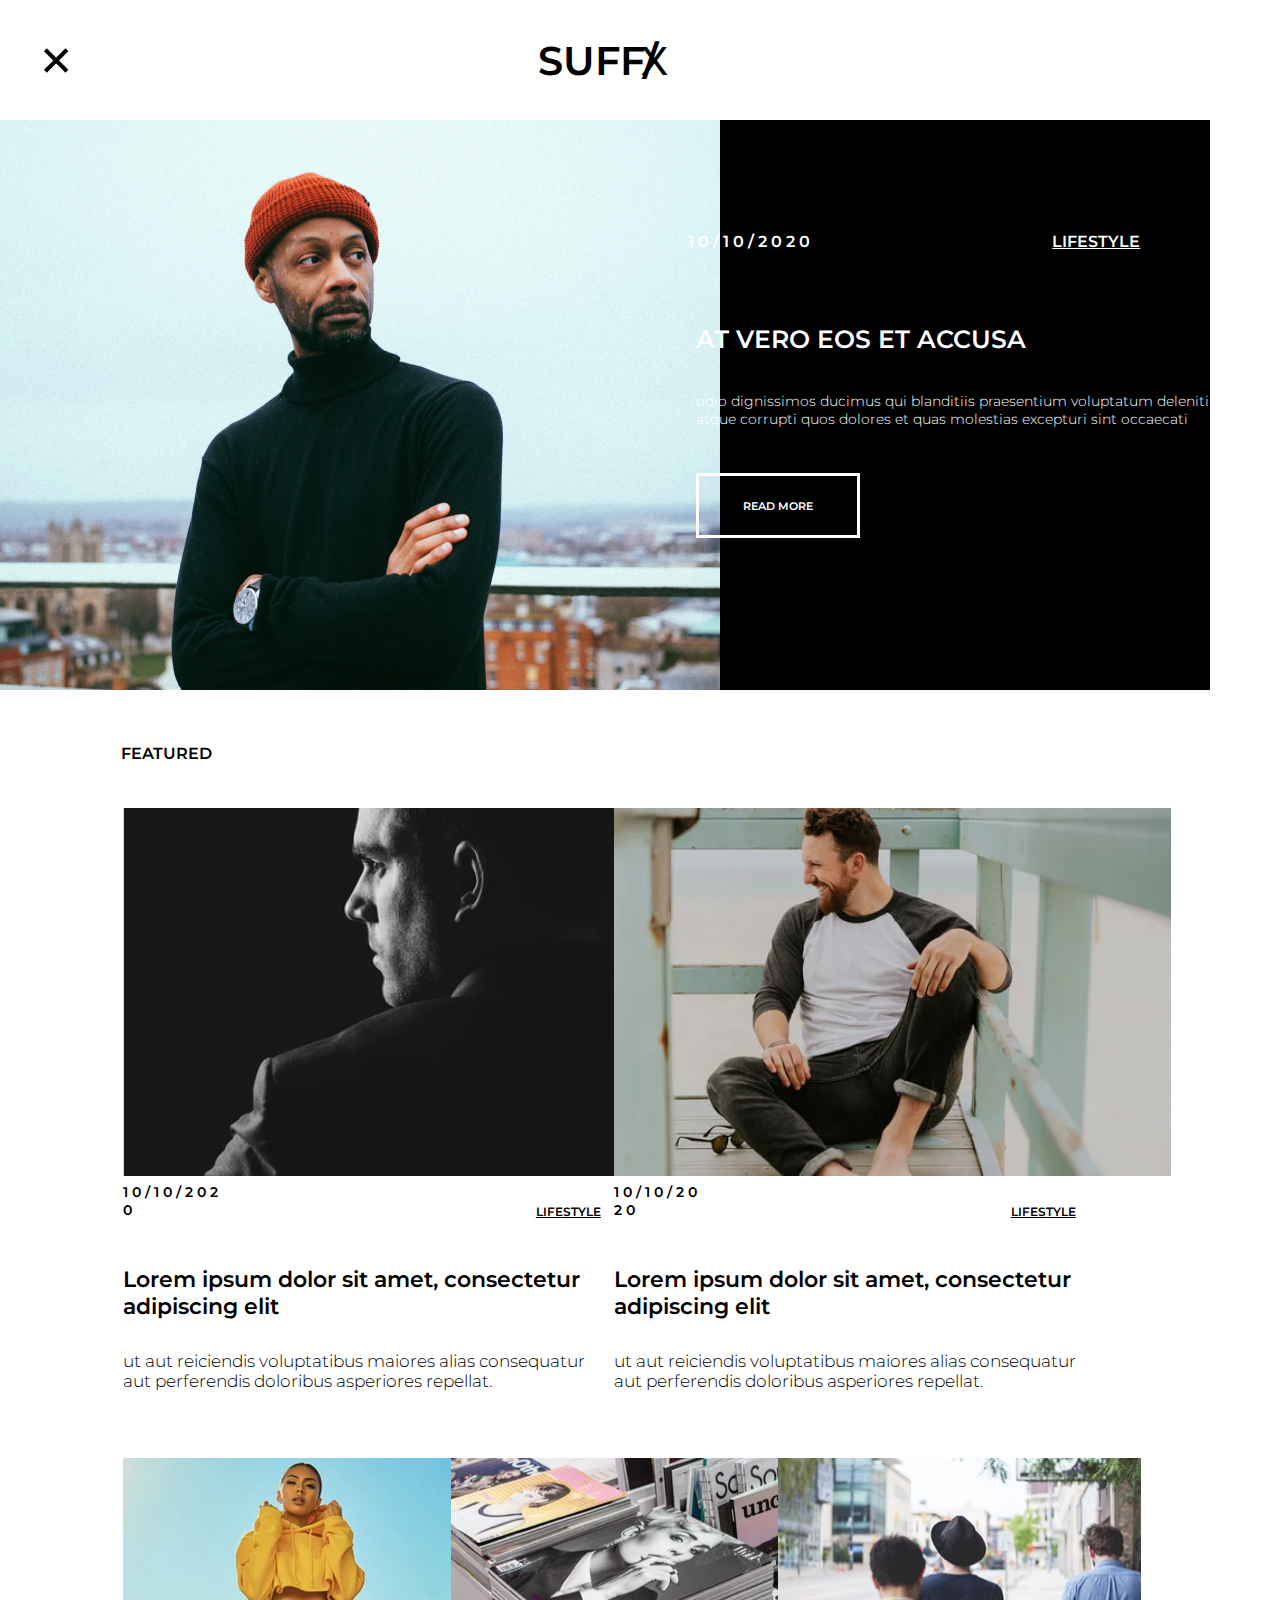
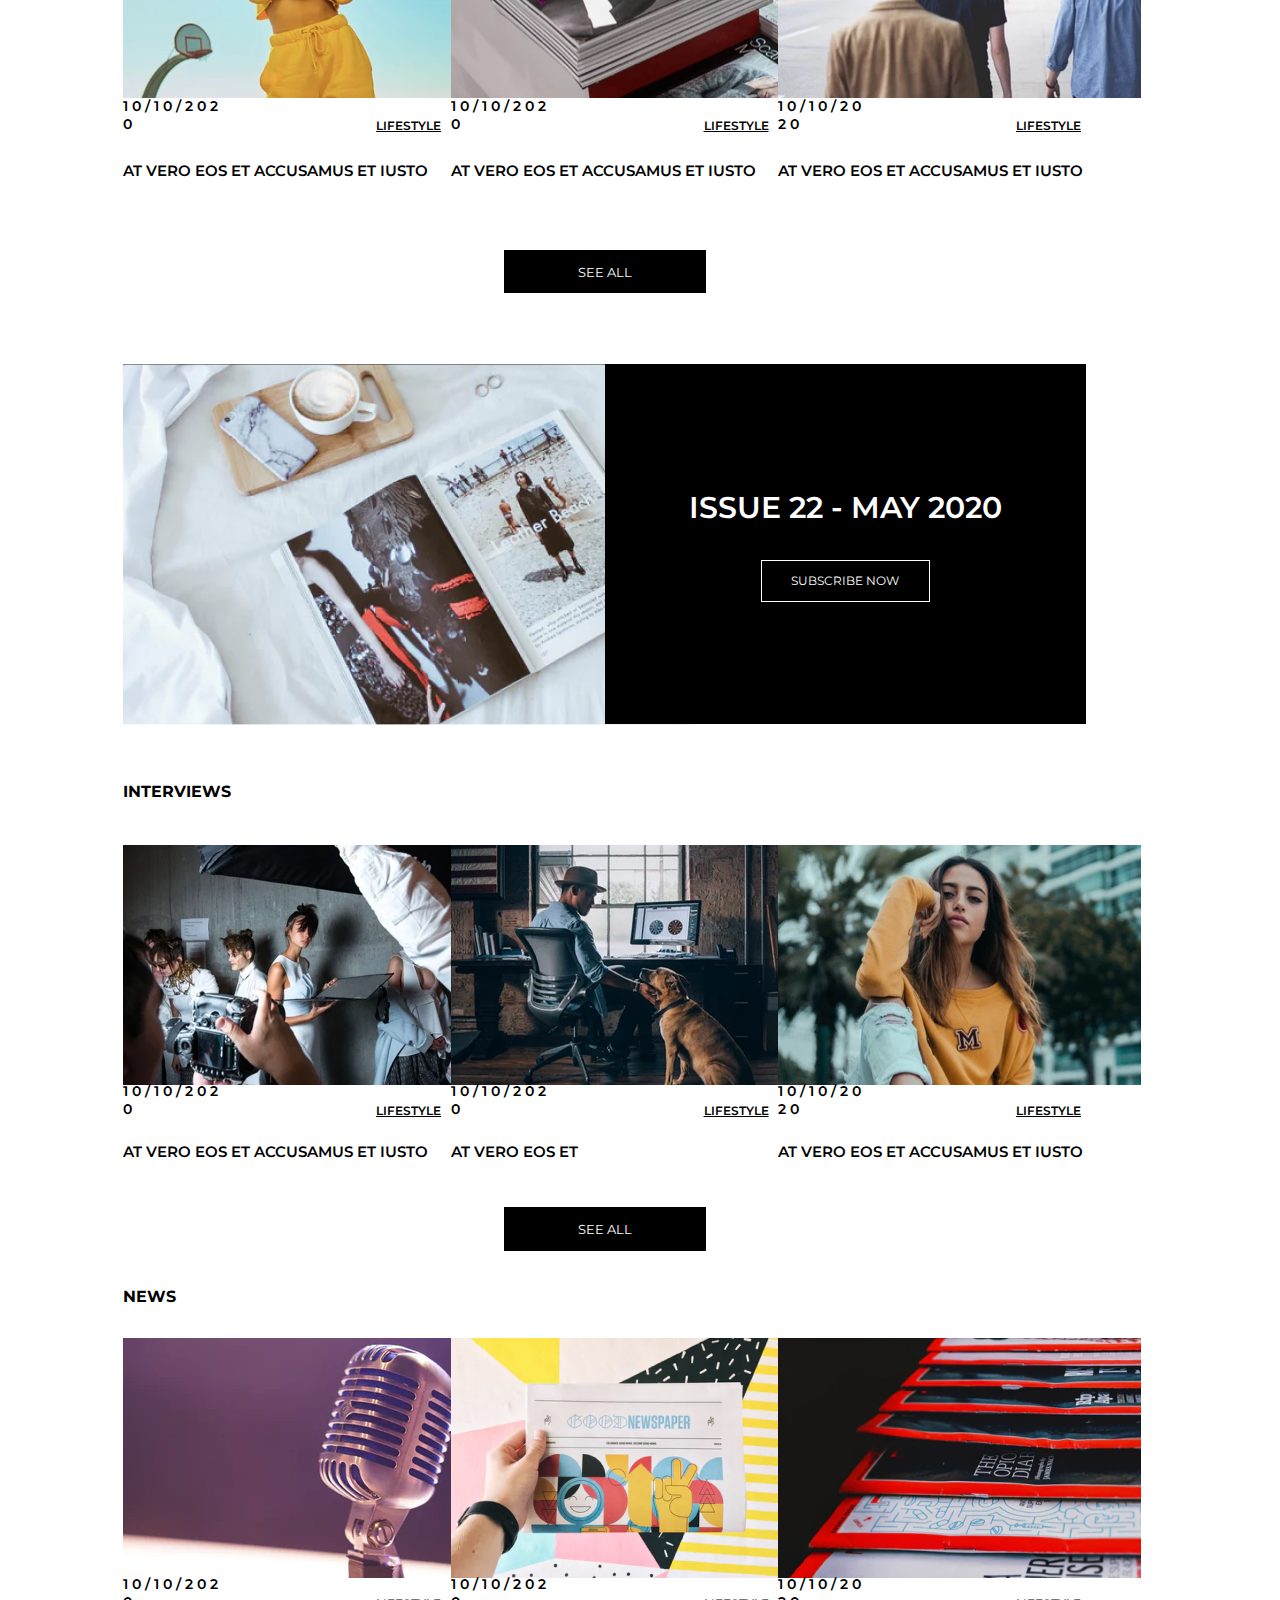
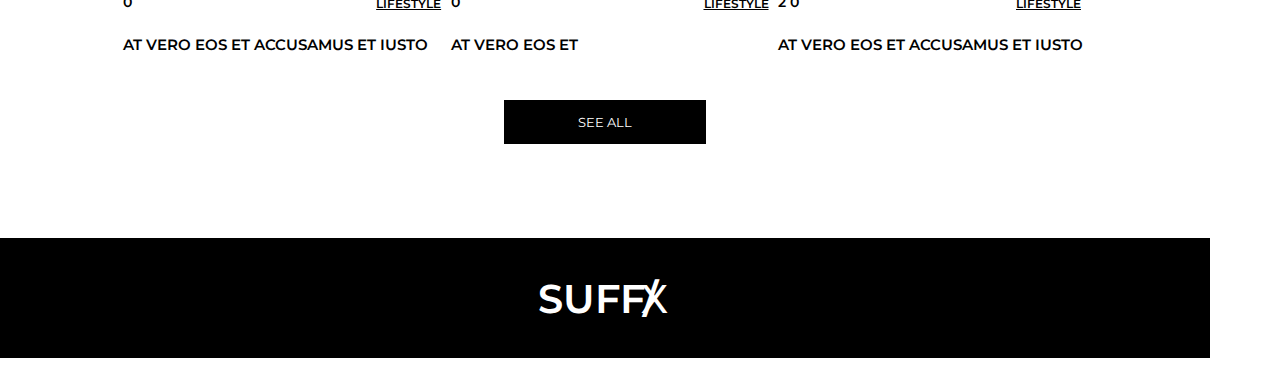
<file: 8/finish/index5.html>
<!DOCTYPE html>
<html lang="en">
<head>
    <meta charset="UTF-8">
    <meta name="viewport" content="width=device-width, initial-scale=1.0">
    <title>Document</title>
    <link rel="stylesheet" href="style5.css">
    <link rel="preconnect" href="https://fonts.googleapis.com">
    <link rel="preconnect" href="https://fonts.gstatic.com" crossorigin>
    <link href="https://fonts.googleapis.com/css2?family=Arsenal:ital,wght@0,700;1,400&display=swap" rel="stylesheet">

    <link rel="preconnect" href="https://fonts.googleapis.com">
    <link rel="preconnect" href="https://fonts.gstatic.com" crossorigin>
    <link href="https://fonts.googleapis.com/css2?family=Montserrat:wght@400;600;900&display=swap" rel="stylesheet">
</head>
<body>
      <div class="block">
            <div class="blockOne">
                  <div class="Seffix">
                        <div class="SeffixLeft">×</div>
                        <div class="SeffixCenter">SUFF/</div>
                        <div class="SeffixRight">X</div>
                  </div>
                  <div class="atVero">
                        <div class="atVeroImg"><img src="1.png" alt=""></div>
                        <div class="atVeroText">
                              <div class="dataLifeStyle">
                                    <div class="data">1 0 / 1 0 / 2 0 2 0</div>
                                    <div class="lifestyle"><u>LIFESTYLE</u></div>
                              </div>
                              <div class="dataLifeStyleEos">AT VERO EOS ET ACCUSA</div>
                              <div class="odio">odio dignissimos ducimus qui blanditiis praesentium voluptatum deleniti atque corrupti quos dolores et quas molestias excepturi sint occaecati</div>
                              <div class="readMore">
                                    <div class="readMoreBox">READ MORE</div>
                              </div>
                        </div>
                  </div>
            </div>
            <div class="featured">FEATURED</div>
            <div class="blockBorder">
                  <div class="blockSmall">
                        <div class="blockTwo">
                              <div class="twoLeft">
                                    <img src="2.1.png" alt="">
                                    <div class="twoDataLifeStyle">
                                          <div class="twoData">1 0 / 1 0 / 2 0 2 0</div>
                                          <div class="twoLifestyle"><u>LIFESTYLE</u></div>
                                    </div>
                                    <div class="twoDataLifeStyleEos">Lorem ipsum dolor sit amet, consectetur adipiscing elit</div>
                                    <div class="twoOdio">ut aut reiciendis voluptatibus maiores alias consequatur aut perferendis doloribus asperiores repellat.</div>       
                              </div>
                              <div class="twoRight">
                                    <img src="2.2.png" alt="">
                                    <div class="twoDataLifeStyle">
                                          <div class="twoData">1 0 / 1 0 / 2 0 2 0</div>
                                          <div class="twoLifestyle"><u>LIFESTYLE</u></div>
                                    </div>
                                    <div class="twoDataLifeStyleEos">Lorem ipsum dolor sit amet, consectetur adipiscing elit</div>
                                    <div class="twoOdio">ut aut reiciendis voluptatibus maiores alias consequatur aut perferendis doloribus asperiores repellat.</div>
                              </div>
                        </div>
                        <div class="blockThree">
                              <div class="threeLeft">
                                    <img src="3.1.png" alt="">
                                    <div class="threeDataLifeStyle">
                                          <div class="threeData">1 0 / 1 0 / 2 0 2 0</div>
                                          <div class="threeLifestyle"><u>LIFESTYLE</u></div>
                                    </div>
                                    <div class="threeDataLifeStyleEos">AT VERO EOS ET ACCUSAMUS ET IUSTO</div>
                              </div>
                              <div class="threeCenter">
                                    <img src="3.2.png" alt="">
                                    <div class="threeDataLifeStyle">
                                          <div class="threeData">1 0 / 1 0 / 2 0 2 0</div>
                                          <div class="threeLifestyle"><u>LIFESTYLE</u></div>
                                    </div>
                                    <div class="threeDataLifeStyleEos">AT VERO EOS ET ACCUSAMUS ET IUSTO</div>
                              </div>
                              <div class="threeRight">
                                    <img src="3.3.png" alt="">
                                    <div class="threeDataLifeStyle">
                                          <div class="threeData">1 0 / 1 0 / 2 0 2 0</div>
                                          <div class="threeLifestyle"><u>LIFESTYLE</u></div>
                                    </div>
                                    <div class="threeDataLifeStyleEos">AT VERO EOS ET ACCUSAMUS ET IUSTO</div>
                              </div>
                        </div>
                        <div class="buttonSeeAll">
                              <div class="seeAll">SEE ALL</div>
                        </div>
                        <div class="blockFour">
                              <div class="fourLeft">
                                    <img src="4.png" alt="">
                              </div>
                              <div class="fourRight">
                                    <div class="fourIssue">ISSUE 22 - MAY 2020</div>
                                    <div class="fourSubscribe">
                                          <div class="butttonSubscribe">SUBSCRIBE NOW</div>
                                    </div>
                              </div>
                        </div>
                        <div class="interviews"><b>INTERVIEWS</b></div>
                        <div class="blockFive">
                              <div class="threeLeft">
                                    <img src="5.1.png" alt="">
                                    <div class="threeDataLifeStyle">
                                          <div class="threeData">1 0 / 1 0 / 2 0 2 0</div>
                                          <div class="threeLifestyle"><u>LIFESTYLE</u></div>
                                    </div>
                                    <div class="threeDataLifeStyleEos">AT VERO EOS ET ACCUSAMUS ET IUSTO</div>
                              </div>
                              <div class="threeCenter">
                                    <img src="5.2.png" alt="">
                                    <div class="threeDataLifeStyle">
                                          <div class="threeData">1 0 / 1 0 / 2 0 2 0</div>
                                          <div class="threeLifestyle"><u>LIFESTYLE</u></div>
                                    </div>
                                    <div class="threeDataLifeStyleEos">AT VERO EOS ET</div>
                              </div>
                              <div class="threeRight">
                                    <img src="5.3.png" alt="">
                                    <div class="threeDataLifeStyle">
                                          <div class="threeData">1 0 / 1 0 / 2 0 2 0</div>
                                          <div class="threeLifestyle"><u>LIFESTYLE</u></div>
                                    </div>
                                    <div class="threeDataLifeStyleEos">AT VERO EOS ET ACCUSAMUS ET IUSTO</div>
                              </div>
                        </div>
                        <div class="buttonSeeAll2">
                              <div class="seeAll2">SEE ALL</div>
                        </div>
                        <div class="news"><b>NEWS</b></div>
                        <div class="blockSix">
                              <div class="threeLeft">
                                    <img src="6.1.jpg" alt="">
                                    <div class="threeDataLifeStyle">
                                          <div class="threeData">1 0 / 1 0 / 2 0 2 0</div>
                                          <div class="threeLifestyle"><u>LIFESTYLE</u></div>
                                    </div>
                                    <div class="threeDataLifeStyleEos">AT VERO EOS ET ACCUSAMUS ET IUSTO</div>
                              </div>
                              <div class="threeCenter">
                                    <img src="6.2.jpg" alt="">
                                    <div class="threeDataLifeStyle">
                                          <div class="threeData">1 0 / 1 0 / 2 0 2 0</div>
                                          <div class="threeLifestyle"><u>LIFESTYLE</u></div>
                                    </div>
                                    <div class="threeDataLifeStyleEos">AT VERO EOS ET</div>
                              </div>
                              <div class="threeRight">
                                    <img src="6.3.jpg" alt="">
                                    <div class="threeDataLifeStyle">
                                          <div class="threeData">1 0 / 1 0 / 2 0 2 0</div>
                                          <div class="threeLifestyle"><u>LIFESTYLE</u></div>
                                    </div>
                                    <div class="threeDataLifeStyleEos">AT VERO EOS ET ACCUSAMUS ET IUSTO</div>
                              </div>
                        </div>
                        <div class="buttonSeeAll2">
                              <div class="seeAll2">SEE ALL</div>
                        </div>
                  </div>
            </div>
            <div class="blockBlack">
                  <div class="Seffix2">
                        <div class="SeffixLeft"></div>
                        <div class="SeffixCenter">SUFF/</div>
                        <div class="SeffixRight">X</div>
                  </div>
            </div>
      </div>
</body>
</html>
</file>
<file: 8/320/style.css>
*{
      margin: 0;
      padding: 0;
      box-sizing: border-box;
}
.block{
      width: 94.5%;
      height: 3585px;
      font-family: 'Montserrat', sans-serif;
}
.Seffix ,.Seffix2{
      width: 100%;
      height: 120px;
      display: flex;
      background-color: rgb(112, 15, 223);
}
.SeffixLeft, .SeffixCenter, .SeffixRight{
      height: 100%;
      display: flex;
      align-items: center;
}
.SeffixLeft{
      width: 44.5%;
      padding-left: 3%;
      font-size: 70px;
}
.SeffixCenter{
      width: 8.5%;
      font-size: 40px;
      font-weight: 610;
}
.SeffixRight{
      width: 47%;
      font-size: 40px;
      font-weight: 500;
}
.atVero{
      width: 100%;
      height: 570px;
      background-color: black;
      display: flex;
      color: white;
}
.atVeroImg, .atVeroText{
      width: 50%;
      height: 100%;
}
.dataLifeStyle{
      width: 100%;
      height: 23%;
      display: flex;
}
.data, .lifestyle,.dataLifeStyleEos, .odio{
      height: 100%;
      font-weight: 600;
      display: flex;
      align-items: flex-end;
}
.data{
      width: 34%;
      justify-content: flex-end;
}
.lifestyle{
      width: 66%;
      padding-left: 40%;
}
.dataLifeStyleEos, .odio{
      padding-left: 15%;
}
.dataLifeStyleEos{
      width: 100%;
      height: 18%;
      font-size: 25px;
}
.odio{
      width: 100%;
      height: 13%;
      font-size: 14px;
      font-weight: 300;
}
.readMore{
      width: 100%;
      height: 46%;
      padding-left: 15%;
      padding-top: 7.5%;
}
.readMoreBox{
      width: 32%;
      height: 30%;
      border: 3px solid white;
      display: flex;
      align-items: center;
      justify-content: center;
      font-size: 11px;
      font-weight: 600;
}
.featured{
      width: 100%;
      height: 118px;
      font-weight: 600;
      padding-left: 10%;
      padding-top: 4.5%;
}
.blockBorder{
      width: 100%;
      height: 2630px;
      display: flex;
      justify-content: center;
}
.blockSmall{
      width: 79.6%;
      height: 100%;
}
.blockTwo{
      width: 100%;
      height: 650px;
      display: flex;
}
.twoLeft{
      width: 51%;
      height: 100%;
}
.twoRight{
      width: 49%;
      height: 100%;
}
.twoDataLifeStyle, .threeDataLifeStyle{
      width: 100%;
      height: 6%;
      display: flex;
}
.twoData, .twoLifestyle,.twoDataLifeStyleEos, .twoOdio{
      height: 100%;
      font-weight: 600;
      display: flex;
      align-items: flex-end;
}
.twoData, .threeData{
      width: 20%;
      justify-content: flex-end;
      font-size: 14px;
}
.twoLifestyle{
      width: 80%;
      padding-left: 64%;
      font-size: 12px;
}
.twoDataLifeStyleEos, .twoOdio, .blockThree, .threeDataLifeStyleEos, .threeOdio, .buttonSeeAll, .blockFour, .fourIssue, .interviews, .news{
      width: 100%;
}
.twoDataLifeStyleEos{
      height: 15.5%;
      font-size: 22px;
}
.twoOdio, .threeOdio{
      height: 11%;
      font-size: 17px;
      font-weight: 300;
}
.blockThree, .blockFive, .blockSix{
      height: 392px;
      display: flex;
}
.threeLeft, .threeCenter, .threeRight,.blockBlack{
      height: 100%;
}
.threeLeft, .threeCenter{
      width: 34%;
}
.threeRight{
      width: 32%;
}
.threeDataLifeStyle{
      height: 8%;
}
.threeData, .threeLifestyle,.threeDataLifeStyleEos, .threeOdio{
      height: 100%;
      font-weight: 600;
      display: flex;
      align-items: flex-end;
}
.threeData{
      width: 30.5%;
}
.threeLifestyle{
      width: 70%;
      padding-left: 47%;
      font-size: 12px;
}
.threeDataLifeStyleEos{
      height: 12%;
      font-size: 15px;
}
.buttonSeeAll{
      height: 114px;
}
.buttonSeeAll, .buttonSeeAll2, .fourIssue, .fourSubscribe, .butttonSubscribe{
      display: flex;
      justify-content: center;
}
.seeAll, .seeAll2{
      width: 21%;
      height: 38%;
      display: flex;
      justify-content: center;
      align-items: center;
      color: white;
      background-color: black;
      font-size: 13px;
}
.blockFour{
      height: 360px;
      display: flex;
}
.fourLeft, .fourRight{
      width: 50%;
      height: 100%;
      background-color: black;
}
.fourIssue{
      height: 45%;
      font-size: 30px;
      font-weight: 600;
}
.fourSubscribe{
      height: 21%;
}
.fourIssue, .fourSubscribe{
      align-items: flex-end;
      color: white;
}
.butttonSubscribe{
      width: 35%;
      height: 55%;
      background-color: black;
      align-items: center;
      border: 1px solid white;
      font-size: 12px;
}
.interviews{
      height: 121px;
      padding-top: 6%;
}
.blockFive, .blockSix{
      height: 362px;
}
.buttonSeeAll2{
      height: 80px;
}
.seeAll2{
      height: 55%;
}
.news{
      height: 51px;
}
.blockBlack{
      width: 100%;
      height: 145px;
}
.Seffix2{
      background-color: black;
      color: white;
}
</file>
<file: 8/320/style4.css>
*{
      margin: 0;
      padding: 0;
      box-sizing: border-box;
}
.block{
      width: 94%;
      height: 3245px;
      font-family: 'Montserrat', sans-serif;
      border: 1px solid #000;
}
.Seffix ,.Seffix2{
      width: 100%;
      height: 65px;
      display: flex;
}
.SeffixLeft, .SeffixCenter, .SeffixRight{
      height: 100%;
      display: flex;
      align-items: center;
}
.SeffixLeft{
      width: 33%;
      padding-left: 3%;
      font-size: 50px;
}
.SeffixCenter{
      width: 28%;
      font-size: 28px;
      font-weight: 610;
}
.SeffixRight{
      width: 35%;
      font-size: 28px;
      font-weight: 500;
}
.atVero{
      width: 100%;
      height: 542px;
      background-color: black;
      display: block;
      color: white;
      background-color: #fff;
}
.atVeroImg{
      height: 54.5%;
}
.atVeroText{
      height: 45.5%;
      background-color: black;
}
.atVeroImg, .atVeroText{
      width: 100%;
      border: 1px solid #000;
}
.atVeroImg img{
      width: 100%;
      height: 100%;
}
.dataLifeStyle{
      width: 100%;
      height: 13%;
      display: flex;
}
.data, .lifestyle,.dataLifeStyleEos, .odio{
      height: 100%;
      font-weight: 600;
      display: flex;
      align-items: flex-end;
}
.data{
      width: 41%;
      justify-content: flex-end;
      font-size: 14.5px;
}
.lifestyle{
      width: 59%;
      color: rgba(0, 0, 0, 0);
}
.dataLifeStyleEos, .odio{
      padding-left: 4%;
}
.dataLifeStyleEos{
      width: 100%;
      height: 18%;
      font-size: 15px;
}
.odio{
      width: 100%;
      height: 32%;
      font-size: 11px;
      font-weight: 300;
}
.readMore{
      width: 100%;
      height: 37%;
      padding-left: 3%;
      padding-top: 6%;
}
.readMoreBox{
      width: 65%;
      height: 60%;
      border: 2px solid white;
      display: flex;
      align-items: center;
      justify-content: center;
      font-size: 11px;
      font-weight: 600;
}
.featured{
      width: 100%;
      height: 24px;
      font-weight: 600;
      padding-left: 10%;
      padding-top: 4.5%;
      color: rgba(0, 0, 0, 0);
}
.blockBorder{
      width: 100%;
      height: 2455px;
      display: block;
      justify-content: none;
}
.blockSmall{
      width: 100%;
      height: 100%;
}
.blockTwo{
      width: 100%;
      height: 816px;
      display: block;
}
.twoLeft{
      width: 96.5%;
      height: 50.3%;
}
.twoLeft img, .twoRight img{
      width: 96%;
      height: 48%;
      margin-left: 4%;
}
.twoRight{
      width: 96.5%;
      height: 50%;
}
.twoDataLifeStyle, .threeDataLifeStyle{
      width: 100%;
      height: 6%;
      display: flex;
}
.twoData, .twoLifestyle,.twoDataLifeStyleEos, .twoOdio{
      height: 100%;
      font-weight: 600;
      display: flex;
      align-items: flex-end;
      padding-left: 3%;
}
.twoData, .threeData{
      width: 60%;
      justify-content: flex-end;
      font-size: 12px;
}
.twoLifestyle{
      width: 20%;
      padding-left: 64%;
      font-size: 12px;
      color: rgba(0, 0, 0, 0);
}
.twoDataLifeStyleEos, .twoOdio, .blockThree, .threeDataLifeStyleEos, .threeOdio, .buttonSeeAll, .blockFour, .fourIssue, .interviews, .news{
      width: 100%;
}
.twoDataLifeStyleEos{
      height: 16%;
      font-size: 15px;
}
.twoOdio, .threeOdio{
      height: 21%;
      font-size: 13px;
      font-weight: 300;
}
.blockThree, .blockFive, .blockSix{
      height: 280px;
      display: flex;
}
.threeLeft, .threeCenter, .threeRight,.blockBlack{
      height: 100%;
}
.threeLeft, .threeCenter{
      width: 73%;
      padding-left: 3%;
}
.threeLeft img, .threeCenter img{
      width: 100%;
      height: 52%;
}
.threeCenter{
      width: 27%;
}
.threeRight{
      width: 0%;
      border: 1px solid #000;
      color: rgba(0, 0, 0, 0);
      font-size: 1px;
}
.threeRight img{
      width: 0;
      height: 0;
}
.threeDataLifeStyle{
      height: 9%;
}
.threeData, .threeLifestyle,.threeDataLifeStyleEos, .threeOdio{
      height: 100%;
      font-weight: 600;
      display: flex;
      align-items: flex-end;
}
.threeData{
      width: 60%;
}
.threeLifestyle{
      width: 40%;
      padding-left: 47%;
      font-size: 12px;
}
.threeDataLifeStyleEos{
      height: 22%;
      font-size: 15px;
}
.threeCenter .threeLifestyle, .threeCenter .threeDataLifeStyleEos{
      color: rgba(0, 0, 0, 0);
}
.buttonSeeAll{
      height: 81px;
}
.buttonSeeAll, .buttonSeeAll2, .fourIssue, .fourSubscribe, .butttonSubscribe{
      display: flex;
      justify-content: center;
}
.seeAll, .seeAll2{
      width: 76%;
      height: 49%;
      display: flex;
      justify-content: center;
      align-items: center;
      color: white;
      background-color: black;
      font-size: 13px;
}
.blockFour{
      height: 420px;
      display: block;
      background-color: rgb(79, 56, 211);
}
.fourLeft img{
      width: 100%;
      height: 100%;
}
.fourLeft, .fourRight{
      width: 100%;
      background-color: black;
}
.fourLeft{
      height: 58%;
}
.fourRight{
      height: 42%;
}
.fourIssue{
      height: 38%;
      font-size: 17px;
      font-weight: 600;
}
.fourSubscribe{
      height: 41%;
}
.fourIssue, .fourSubscribe{
      align-items: flex-end;
      color: white;
}
.butttonSubscribe{
      width: 63%;
      height: 57%;
      background-color: black;
      align-items: center;
      border: 1px solid white;
      font-size: 12px;
}
.interviews{
      height: 75px;
      padding-top: 7%;
}
.blockFive, .blockSix{
      height: 276px;
}
.buttonSeeAll2{
      height: 90px;
}
.seeAll2{
      height: 50%;
}
.news{
      height: 48px;
}
.blockBlack{
      width: 100%;
      height: 145px;
      background-color: black;
}
.Seffix2{
      padding-top: 23%;
      color: white;
}
</file>
<file: 8/768/style3.css>
*{
      margin: 0;
      padding: 0;
      box-sizing: border-box;
}
.block{
      width: 50%;
      height: 1377px;
      font-family: 'Montserrat', sans-serif;
}
.Seffix ,.Seffix2{
      width: 100%;
      height: 34px;
      display: flex;
}
.SeffixLeft, .SeffixCenter, .SeffixRight{
      height: 100%;
      display: flex;
      align-items: center;
}
.SeffixLeft{
      width: 40.5%;
      padding-left: 3%;
      font-size: 20px;
}
.SeffixCenter{
      width: 12%;
      font-size: 14px;
      font-weight: 610;
}
.SeffixRight{
      width: 47%;
      font-size: 14px;
      font-weight: 500;
}
.atVero{
      width: 100%;
      height: 178px;
      background-color: black;
      display: flex;
      color: white;
}
.atVeroImg, .atVeroText{
      width: 50%;
      height: 100%;
}
.atVeroImg img{
      width: 100%;
      height: 100%;
}
.dataLifeStyle{
      width: 100%;
      height: 25%;
      display: flex;
}
.data, .lifestyle,.dataLifeStyleEos, .odio{
      height: 100%;
      font-weight: 600;
      display: flex;
      align-items: flex-end;
}
.data{
      width: 34%;
      justify-content: flex-end;
      font-size: 7px;
}
.lifestyle{
      width: 66%;
      padding-left: 40%;
      color: rgba(240, 248, 255, 0);
}
.dataLifeStyleEos, .odio{
      padding-left: 6%;
}
.dataLifeStyleEos{
      width: 100%;
      height: 14%;
      font-size: 9px;
}
.odio{
      width: 100%;
      height: 20%;
      font-size: 6px;
      font-weight: 300;
}
.readMore{
      width: 100%;
      height: 40%;
      padding-left: 6%;
      padding-top: 7.5%;
}
.readMoreBox{
      width: 56%;
      height: 40%;
      border: 1px solid white;
      display: flex;
      align-items: center;
      justify-content: center;
      font-size: 5px;
      font-weight: 600;
}
.featured{
      width: 100%;
      height: 53px;
      font-weight: 600;
      padding-left: 3%;
      padding-top: 8%;
      font-size: 9px;
}
.blockBorder{
      width: 100%;
      height: 1031.5px;
      display: flex;
      justify-content: center;
}
.blockSmall{
      width: 93.4%;
      height: 100%;
}
.blockTwo{
      width: 100%;
      height: 229px;
      display: flex;
}
.twoLeft{
      width: 51%;
      height: 100%;
}
.twoLeft img, .twoRight img{
      width: 95%;
      height: 50%;
}
.twoRight{
      width: 49%;
      height: 100%;
}
.twoRight img{
      width: 100%;
}
.twoDataLifeStyle, .threeDataLifeStyle{
      width: 100%;
      height: 6%;
      display: flex;
}
.twoData, .twoLifestyle,.twoDataLifeStyleEos, .twoOdio{
      height: 100%;
      font-weight: 600;
      display: flex;
      align-items: flex-end;
}
.twoData, .threeData{
      width: 32%;
      justify-content: flex-end;
      font-size: 7px;
}
.twoLifestyle{
      width: 68%;
      padding-left: 45%;
      font-size:6px;
}
.twoDataLifeStyleEos, .twoOdio, .blockThree, .threeDataLifeStyleEos, .threeOdio, .buttonSeeAll, .blockFour, .fourIssue, .interviews, .news{
      width: 100%;
}
.twoDataLifeStyleEos{
      height: 15.5%;
      font-size: 8px;
}
.twoOdio, .threeOdio{
      height: 18%;
      font-size: 7px;
      font-weight: 300;
}
.blockThree, .blockFive, .blockSix{
      height: 147.5px;
      display: flex;
}
.threeLeft, .threeCenter, .threeRight,.blockBlack{
      height: 100%;
}
.threeLeft img, .threeCenter img, .threeRight img{
      width: 90%;
      height: 48%;
}
.threeRight img{
      width: 99%;
}
.threeLeft, .threeCenter{
      width: 34%;
}
.threeRight{
      width: 32%;
}
.threeDataLifeStyle{
      height: 11%;
}
.threeData, .threeLifestyle,.threeDataLifeStyleEos, .threeOdio{
      height: 100%;
      font-weight: 600;
      display: flex;
      align-items: flex-end;
}
.threeData{
      width: 48%;
}
.threeLifestyle{
      width: 15%;
      padding-left: 10%;
      font-size: 7px;
}
.threeDataLifeStyleEos{
      height: 20%;
      font-size: 7px;
}
.buttonSeeAll{
      height: 50px;
}
.buttonSeeAll, .buttonSeeAll2, .fourIssue, .fourSubscribe, .butttonSubscribe{
      display: flex;
      justify-content: center;
}
.seeAll, .seeAll2{
      width: 34%;
      height: 38%;
      display: flex;
      justify-content: center;
      align-items: center;
      color: white;
      background-color: black;
      font-size: 7px;
}
.blockFour{
      height: 140px;
      display: flex;
}
.fourLeft, .fourRight{
      width: 50%;
      height: 100%;
      background-color: black;
}
.fourLeft img{
      width: 100%;
      height: 100%;
}
.fourIssue{
      height: 42%;
      font-size: 8px;
      font-weight: 600;
}
.fourSubscribe{
      height: 25%;
}
.fourIssue, .fourSubscribe{
      align-items: flex-end;
      color: white;
}
.butttonSubscribe{
      width: 55%;
      height: 55%;
      background-color: black;
      align-items: center;
      border: 1px solid white;
      font-size: 6px;
}
.interviews{
      height: 54px;
      padding-top: 7%;
      font-size: 7.5px;
}
.blockFive, .blockSix{
      height: 147px;
}
.buttonSeeAll2{
      height: 40px;
}
.seeAll2{
      height: 45%;
}
.news{
      height:24px;
      font-size: 8px;
}
.blockSix{
      height: 144px;
}
.blockBlack{
      width: 100%;
      height: 80px;
}
.Seffix2{
      background-color: black;
      color: white;
      font-size: 20px;
      height: 80px;
}
</file>
<file: 8/970/style2.css>
*{
      margin: 0;
      padding: 0;
      box-sizing: border-box;
}
.block{
      width: 64%;
      height: 1765px;
      font-family: 'Montserrat', sans-serif;
}
.Seffix ,.Seffix2{
      width: 100%;
      height: 61px;
      display: flex;
}
.SeffixLeft, .SeffixCenter, .SeffixRight{
      height: 100%;
      display: flex;
      align-items: center;
}
.SeffixLeft{
      width: 43.5%;
      padding-left: 3%;
}
.SeffixCenter{
      width: 10.5%;
      font-size: 20px;
      font-weight: 610;
}
.SeffixRight{
      width: 46%;
      font-size: 20px;
      font-weight: 500;
}
.atVero{
      width: 100%;
      height: 285px;
      background-color: black;
      display: flex;
      color: white;
}
.atVeroImg img{
      width: 100%;
      height: 100%;
}
.atVeroImg, .atVeroText{
      width: 50%;
      height: 100%;
}
.dataLifeStyle{
      width: 100%;
      height: 26%;
      display: flex;
      font-size: 9px;
}
.data, .lifestyle,.dataLifeStyleEos, .odio{
      height: 100%;
      font-weight: 600;
      display: flex;
      align-items: flex-end;
}
.data{
      width: 39%;
      justify-content: flex-end;
}
.lifestyle{
      width: 61%;
      padding-left: 30%;
}
.dataLifeStyleEos, .odio{
      padding-left: 16%;
}
.dataLifeStyleEos{
      width: 100%;
      height: 20%;
      font-size: 13px;
      padding-right: 13%;
}
.odio{
      width: 100%;
      height: 16%;
      font-size: 7px;
      font-weight: 300;
      padding-right: 13%;
}
.readMore{
      width: 100%;
      height: 38%;
      padding-left: 17%;
      padding-top: 7.5%;
}
.readMoreBox{
      width: 32%;
      height: 30%;
      border: 1px solid white;
      display: flex;
      align-items: center;
      justify-content: center;
      font-size: 6px;
      font-weight: 600;
}
.featured{
      width: 100%;
      height: 53px;
      font-weight: 600;
      padding-left: 12%;
      padding-top: 4.5%;
      font-size: 9px;
}
.blockBorder{
      width: 100%;
      height: 1284px;
      display: flex;
      justify-content: center;
}
.blockSmall{
      width: 76%;
      height: 100%;
}
.blockTwo{
      width: 100%;
      height: 306px;
      display: flex;
}
.twoLeft{
      width: 51%;
      height: 100%;
}
.twoLeft img{
      width: 95%;
      height: 49%;
}
.twoRight img{
      width: 100%;
      height: 49%;
}
.twoRight{
      width: 49%;
      height: 100%;
}
.twoDataLifeStyle, .threeDataLifeStyle{
      width: 100%;
      height: 6.5%;
      display: flex;
}
.twoData, .twoLifestyle,.twoDataLifeStyleEos, .twoOdio{
      height: 100%;
      display: flex;
      align-items: flex-end;
      font-weight: 600;
}
.twoData, .threeData{
      width: 20%;
      justify-content: flex-end;
      font-size: 5px;
}
.twoLifestyle{
      width: 80%;
      padding-left: 61%;
      font-size: 6px;
}
.twoDataLifeStyleEos, .twoOdio, .blockThree, .threeDataLifeStyleEos, .threeOdio, .buttonSeeAll, .blockFour, .fourIssue, .interviews, .news{
      width: 100%;
}
.twoDataLifeStyleEos{
      height: 16.5%;
      font-size: 11px;
}
.twoOdio, .threeOdio{
      height: 17%;
      font-size: 9px;
      font-weight: 300;
}
.blockThree, .blockFive, .blockSix{
      height: 183px;
      display: flex;
}
.threeLeft img, .threeCenter img, .threeRight img{
      width: 93%;
      height: 53.5%;
}
.threeCenter img{
      width: 91%;
}
.threeRight img{
      width: 100%;
}
.threeLeft, .threeCenter, .threeRight,.blockBlack{
      height: 100%;
}
.threeLeft, .threeCenter{
      width: 34%;
}
.threeRight{
      width: 32%;
}
.threeDataLifeStyle{
      height: 7%;
}
.threeData, .threeLifestyle,.threeDataLifeStyleEos, .threeOdio{
      height: 100%;
      font-weight: 600;
      display: flex;
      align-items: flex-end;
}
.threeData{
      width: 30.5%;
}
.threeLifestyle{
      width: 70%;
      padding-left: 42%;
      font-size: 6px;
}
.threeDataLifeStyleEos{
      height: 20%;
      font-size: 9px;
}
.buttonSeeAll{
      height: 51px;
}
.buttonSeeAll, .buttonSeeAll2, .fourIssue, .fourSubscribe, .butttonSubscribe{
      display: flex;
      justify-content: center;
}
.seeAll, .seeAll2{
      width: 25%;
      height: 40%;
      display: flex;
      justify-content: center;
      align-items: center;
      color: white;
      background-color: black;
      font-size: 6px;
}
.blockFour{
      height: 180px;
      display: flex;
}
.fourLeft img{
      width: 100%;
      height: 100%;
}
.fourLeft, .fourRight{
      width: 50%;
      height: 100%;
      background-color: black;
}
.fourIssue{
      height: 46%;
      font-size: 15px;
      font-weight: 600;
}
.fourSubscribe{
      height: 21%;
}
.fourIssue, .fourSubscribe{
      align-items: flex-end;
      color: white;
}
.butttonSubscribe{
      width: 44%;
      height: 62%;
      background-color: black;
      align-items: center;
      border: 1px solid white;
      font-size: 7px;
}
.interviews{
      height: 59px;
      padding-top: 7%;
      font-size: 8px;
      font-weight: 600;
}
.blockFive, .blockSix{
      height: 182px;
}
.buttonSeeAll2{
      height: 52px;
}
.seeAll2{
      height: 45%;
}
.news{
      height: 23px;
      font-size: 8px;
      font-weight: 600;
}
.blockBlack{
      width: 100%;
      height: 185px;
}
.Seffix2{
      height: 80px;
      font-size: 18px;
      background-color: black;
      color: white;
}
</file>
<file: 8/finish/style5.css>
*{
      margin: 0;
      padding: 0;
      box-sizing: border-box;
}
.block{
      width: 94.5%;
      height: 3585px;
      font-family: 'Montserrat', sans-serif;
}
.Seffix ,.Seffix2{
      width: 100%;
      height: 120px;
      display: flex;
}
.SeffixLeft, .SeffixCenter, .SeffixRight{
      height: 100%;
      display: flex;
      align-items: center;
}
.SeffixLeft{
      width: 44.5%;
      padding-left: 3%;
      font-size: 70px;
}
.SeffixCenter{
      width: 8.5%;
      font-size: 40px;
      font-weight: 610;
}
.SeffixRight{
      width: 47%;
      font-size: 40px;
      font-weight: 500;
}
.atVero{
      width: 100%;
      height: 570px;
      background-color: black;
      display: flex;
      color: white;
}
.atVeroImg, .atVeroText{
      width: 50%;
      height: 100%;
}
.dataLifeStyle{
      width: 100%;
      height: 23%;
      display: flex;
}
.data, .lifestyle,.dataLifeStyleEos, .odio{
      height: 100%;
      font-weight: 600;
      display: flex;
      align-items: flex-end;
}
.data{
      width: 34%;
      justify-content: flex-end;
}
.lifestyle{
      width: 66%;
      padding-left: 40%;
}
.dataLifeStyleEos, .odio{
      padding-left: 15%;
}
.dataLifeStyleEos{
      width: 100%;
      height: 18%;
      font-size: 25px;
}
.odio{
      width: 100%;
      height: 13%;
      font-size: 14px;
      font-weight: 300;
}
.readMore{
      width: 100%;
      height: 46%;
      padding-left: 15%;
      padding-top: 7.5%;
}
.readMoreBox{
      width: 32%;
      height: 30%;
      border: 3px solid white;
      display: flex;
      align-items: center;
      justify-content: center;
      font-size: 11px;
      font-weight: 600;
}
.featured{
      width: 100%;
      height: 118px;
      font-weight: 600;
      padding-left: 10%;
      padding-top: 4.5%;
}
.blockBorder{
      width: 100%;
      height: 2630px;
      display: flex;
      justify-content: center;
}
.blockSmall{
      width: 79.6%;
      height: 100%;
}
.blockTwo{
      width: 100%;
      height: 650px;
      display: flex;
}
.twoLeft{
      width: 51%;
      height: 100%;
}
.twoRight{
      width: 49%;
      height: 100%;
}
.twoDataLifeStyle, .threeDataLifeStyle{
      width: 100%;
      height: 6%;
      display: flex;
}
.twoData, .twoLifestyle,.twoDataLifeStyleEos, .twoOdio{
      height: 100%;
      font-weight: 600;
      display: flex;
      align-items: flex-end;
}
.twoData, .threeData{
      width: 20%;
      justify-content: flex-end;
      font-size: 14px;
}
.twoLifestyle{
      width: 80%;
      padding-left: 64%;
      font-size: 12px;
}
.twoDataLifeStyleEos, .twoOdio, .blockThree, .threeDataLifeStyleEos, .threeOdio, .buttonSeeAll, .blockFour, .fourIssue, .interviews, .news{
      width: 100%;
}
.twoDataLifeStyleEos{
      height: 15.5%;
      font-size: 22px;
}
.twoOdio, .threeOdio{
      height: 11%;
      font-size: 17px;
      font-weight: 300;
}
.blockThree, .blockFive, .blockSix{
      height: 392px;
      display: flex;
}
.threeLeft, .threeCenter, .threeRight,.blockBlack{
      height: 100%;
}
.threeLeft, .threeCenter{
      width: 34%;
}
.threeRight{
      width: 32%;
}
.threeDataLifeStyle{
      height: 8%;
}
.threeData, .threeLifestyle,.threeDataLifeStyleEos, .threeOdio{
      height: 100%;
      font-weight: 600;
      display: flex;
      align-items: flex-end;
}
.threeData{
      width: 30.5%;
}
.threeLifestyle{
      width: 70%;
      padding-left: 47%;
      font-size: 12px;
}
.threeDataLifeStyleEos{
      height: 12%;
      font-size: 15px;
}
.buttonSeeAll{
      height: 114px;
}
.buttonSeeAll, .buttonSeeAll2, .fourIssue, .fourSubscribe, .butttonSubscribe{
      display: flex;
      justify-content: center;
}
.seeAll, .seeAll2{
      width: 21%;
      height: 38%;
      display: flex;
      justify-content: center;
      align-items: center;
      color: white;
      background-color: black;
      font-size: 13px;
}
.blockFour{
      height: 360px;
      display: flex;
}
.fourLeft, .fourRight{
      width: 50%;
      height: 100%;
      background-color: black;
}
.fourIssue{
      height: 45%;
      font-size: 30px;
      font-weight: 600;
}
.fourSubscribe{
      height: 21%;
}
.fourIssue, .fourSubscribe{
      align-items: flex-end;
      color: white;
}
.butttonSubscribe{
      width: 35%;
      height: 55%;
      background-color: black;
      align-items: center;
      border: 1px solid white;
      font-size: 12px;
}
.interviews{
      height: 121px;
      padding-top: 6%;
}
.blockFive, .blockSix{
      height: 362px;
}
.buttonSeeAll2{
      height: 80px;
}
.seeAll2{
      height: 55%;
}
.news{
      height: 51px;
}
.blockBlack{
      width: 100%;
      height: 145px;
}
.Seffix2{
      background-color: black;
      color: white;
}


@media screen and (max-width: 970px){
      .block{
            width: 64%;
            height: 1765px;
      }
      .Seffix ,.Seffix2{
            height: 61px;
      }
      .SeffixLeft{
            width: 43.5%;
      }
      .SeffixCenter{
            width: 10.5%;
            font-size: 20px;
      }
      .SeffixRight{
            width: 46%;
            font-size: 20px;
      }
      .atVero{
            height: 285px;
      }
      .atVeroImg img{
            width: 100%;
            height: 100%;
      }
      .dataLifeStyle{
            height: 26%;
            font-size: 9px;
      }
      .data{
            width: 39%;
      }
      .lifestyle{
            width: 61%;
            padding-left: 30%;
      }
      .dataLifeStyleEos, .odio{
            padding-left: 16%;
      }
      .dataLifeStyleEos{
            height: 20%;
            font-size: 13px;
            padding-right: 13%;
      }
      .odio{
            height: 16%;
            font-size: 7px;
            padding-right: 13%;
      }
      .readMore{
            height: 38%;
            padding-left: 17%;
      }
      .readMoreBox{
            border: 1px solid white;
            font-size: 6px;
      }
      .featured{
            height: 53px;
            padding-left: 12%;
            padding-top: 4.5%;
            font-size: 9px;
      }
      .blockBorder{
            height: 1284px;
      }
      .blockSmall{
            width: 76%;
      }
      .blockTwo{
            height: 306px;
      }
      .twoLeft img{
            width: 95%;
            height: 49%;
      }
      .twoRight img{
            width: 100%;
            height: 49%;
      }
      .twoDataLifeStyle, .threeDataLifeStyle{
            height: 6.5%;
      }
      .twoData, .threeData{
            font-size: 5px;
      }
      .twoLifestyle{
            padding-left: 61%;
            font-size: 6px;
      }
      .twoDataLifeStyleEos{
            height: 16.5%;
            font-size: 11px;
      }
      .twoOdio, .threeOdio{
            height: 17%;
            font-size: 9px;
      }
      .blockThree, .blockFive, .blockSix{
            height: 183px;
      }
      .threeLeft img, .threeCenter img, .threeRight img{
            width: 93%;
            height: 53.5%;
      }
      .threeCenter img{
            width: 91%;
      }
      .threeRight img{
            width: 100%;
      }
      .threeDataLifeStyle{
            height: 7%;
      }
      .threeLifestyle{
            padding-left: 42%;
            font-size: 6px;
      }
      .threeDataLifeStyleEos{
            height: 20%;
            font-size: 9px;
      }
      .buttonSeeAll{
            height: 51px;
      }
      .seeAll, .seeAll2{
            width: 25%;
            height: 40%;
            font-size: 6px;
      }
      .blockFour{
            height: 180px;
      }
      .fourLeft img{
            width: 100%;
            height: 100%;
      }
      .fourIssue{
            height: 46%;
            font-size: 15px;
      }
      .butttonSubscribe{
            width: 44%;
            height: 62%;
            font-size: 7px;
      }
      .interviews{
            height: 59px;
            padding-top: 7%;
            font-size: 8px;
            font-weight: 600;
      }
      .blockFive, .blockSix{
            height: 182px;
      }
      .buttonSeeAll2{
            height: 52px;
      }
      .seeAll2{
            height: 45%;
      }
      .news{
            height: 23px;
            font-size: 8px;
            font-weight: 600;
      }
      .blockBlack{
            height: 185px;
      }
      .Seffix2{
            height: 80px;
            font-size: 18px;
      }
      
}
      
@media screen and (max-width: 768px){
      .block{
            width: 50%;
            height: 1377px;
      }
      .Seffix ,.Seffix2{
            height: 34px;
      }
      .SeffixLeft{
            width: 40.5%;
            font-size: 20px;
      }
      .SeffixCenter{
            width: 12%;
            font-size: 14px;
      }
      .SeffixRight{
            font-size: 14px;
      }
      .atVero{
            height: 178px;
      }
      .atVeroImg img{
            width: 100%;
            height: 100%;
      }
      .dataLifeStyle{
            height: 25%;
      }
      .data{
            width: 34%;
            font-size: 7px;
      }
      .lifestyle{
            width: 66%;
            padding-left: 40%;
      }
      .dataLifeStyleEos, .odio{
            padding-left: 6%;
      }
      .dataLifeStyleEos{
            width: 100%;
            height: 14%;
            font-size: 9px;
      }
      .odio{
            width: 100%;
            height: 20%;
            font-size: 6px;
            font-weight: 300;
      }
      .readMore{
            width: 100%;
            height: 40%;
            padding-left: 6%;
            padding-top: 7.5%;
      }
      .readMoreBox{
            width: 56%;
            height: 40%;
            font-size: 5px;
      }
      .featured{
            height: 53px;
            padding-left: 3%;
            padding-top: 8%;
      }
      .blockBorder{
            height: 1031.5px;
      }
      .blockSmall{
            width: 93.4%;
      }
      .blockTwo{
            height: 229px;
      }
      .twoLeft img, .twoRight img{
            width: 95%;
            height: 50%;
      }
      .twoRight img{
            width: 100%;
      }
      .twoDataLifeStyle, .threeDataLifeStyle{
            height: 6%;
      }
      .twoData, .threeData{
            width: 32%;
            font-size: 7px;
      }
      .twoLifestyle{
            width: 68%;
            padding-left: 45%;
      }
      .twoDataLifeStyleEos{
            height: 15.5%;
            font-size: 8px;
      }
      .twoOdio, .threeOdio{
            height: 18%;
            font-size: 7px;
      }
      .blockThree, .blockFive, .blockSix{
            height: 147.5px;
      }
      .threeLeft img, .threeCenter img, .threeRight img{
            width: 90%;
            height: 48%;
      }
      .threeRight img{
            width: 99%;
      }
      .threeDataLifeStyle{
            height: 11%;
      }
      .threeData{
            width: 48%;
      }
      .threeLifestyle{
            width: 15%;
            padding-left: 10%;
            font-size: 7px;
      }
      .threeDataLifeStyleEos{
            font-size: 7px;
      }
      .buttonSeeAll{
            height: 50px;
      }
      .seeAll, .seeAll2{
            width: 34%;
            height: 38%;
            font-size: 7px;
      }
      .blockFour{
            height: 140px;
      }
      .fourIssue{
            height: 42%;
            font-size: 8px;
      }
      .fourSubscribe{
            height: 25%;
      }
      .butttonSubscribe{
            width: 55%;
            height: 55%;
            font-size: 6px;
      }
      .interviews{
            height: 54px;
            font-size: 7.5px;
      }
      .blockFive, .blockSix{
            height: 147px;
      }
      .buttonSeeAll2{
            height: 40px;
      }
      .news{
            height:24px;
      }
      .blockSix{
            height: 144px;
      }
      .blockBlack{
            width: 100%;
            height: 80px;
      }
      .Seffix2{
            font-size: 20px;
      }
}

@media screen and (max-width: 320px){
      .block{
            width: 94%;
            height: 3245px;
            font-family: 'Montserrat', sans-serif;
      }
      .Seffix ,.Seffix2{
            height: 65px;
      }
      .SeffixLeft{
            width: 33%;
            font-size: 50px;
      }
      .SeffixCenter{
            width: 28%;
            font-size: 28px;
      }
      .SeffixRight{
            width: 35%;
            font-size: 28px;
      }
      .atVero{
            height: 542px;
            display: block;
            background-color: #fff;
      }
      .atVeroImg{
            height: 54.5%;
      }
      .atVeroText{
            height: 45.5%;
            background-color: black;
      }
      .atVeroImg img{
            width: 100%;
            height: 100%;
      }
      .dataLifeStyle{
            height: 13%;
      }
      .data{
            width: 41%;
            font-size: 14.5px;
      }
      .lifestyle{
            width: 59%;
      }
      .dataLifeStyleEos, .odio{
            padding-left: 4%;
      }
      .dataLifeStyleEos{
            height: 18%;
            font-size: 15px;
      }
      .odio{
            height: 32%;
            font-size: 11px;
      }
      .readMore{
            height: 37%;
            padding-left: 3%;
            padding-top: 6%;
      }
      .readMoreBox{
            width: 65%;
            height: 60%;
            border: 2px solid white;
            font-size: 11px;
      }
      .featured{
            height: 24px;
            padding-left: 10%;
            padding-top: 4.5%;
      }
      .blockBorder{
            height: 2455px;
            display: block;
            justify-content: none;
      }
      .blockSmall{
            width: 100%;
      }
      .blockTwo{
            height: 816px;
            display: block;
      }
      .twoLeft{
            width: 96.5%;
            height: 50.3%;
      }
      .twoLeft img, .twoRight img{
            width: 96%;
            height: 48%;
            margin-left: 4%;
      }
      .twoRight{
            width: 96.5%;
            height: 50%;
      }
      .twoData, .twoLifestyle,.twoDataLifeStyleEos, .twoOdio{
            padding-left: 3%;
      }
      .twoData, .threeData{
            width: 60%;
            font-size: 12px;
      }
      .twoLifestyle{
            width: 20%;
            padding-left: 64%;
            font-size: 12px;
      }
      .twoDataLifeStyleEos{
            height: 16%;
            font-size: 15px;
      }
      .twoOdio, .threeOdio{
            height: 21%;
            font-size: 13px;
      }
      .blockThree, .blockFive, .blockSix{
            height: 280px;
      }
      .threeLeft, .threeCenter{
            width: 73%;
            padding-left: 3%;
      }
      .threeLeft img, .threeCenter img{
            width: 100%;
            height: 52%;
      }
      .threeCenter{
            width: 27%;
      }
      .threeRight{
            width: 0%;
            font-size: 1px;
      }
      .threeRight img{
            width: 0;
            height: 0;
      }
      .threeDataLifeStyle{
            height: 9%;
      }
      .threeData{
            width: 60%;
      }
      .threeLifestyle{
            width: 40%;
            padding-left: 47%;
            font-size: 12px;
      }
      .threeDataLifeStyleEos{
            height: 22%;
            font-size: 15px;
      }
      .threeCenter .threeLifestyle, .threeCenter .threeDataLifeStyleEos{
            color: rgba(0, 0, 0, 0);
      }
      .buttonSeeAll{
            height: 81px;
      }
      .seeAll, .seeAll2{
            width: 76%;
            height: 49%;
            font-size: 13px;
      }
      .blockFour{
            height: 420px;
            display: block;
      }
      .fourLeft{
            height: 58%;
      }
      .fourRight{
            height: 42%;
      }
      .fourIssue{
            height: 38%;
            font-size: 17px;
      }
      .fourSubscribe{
            height: 41%;
      }
      .butttonSubscribe{
            width: 63%;
            height: 57%;
            font-size: 12px;
      }
      .interviews{
            height: 75px;
      }
      .blockFive, .blockSix{
            height: 276px;
      }
      .buttonSeeAll2{
            height: 90px;
      }
      .seeAll2{
            height: 50%;
      }
      .news{
            height: 48px;
      }
      .blockBlack{
            height: 145px;
            background-color: black;
      }
      .Seffix2{
            padding-top: 23%;
      }
}
</file>
